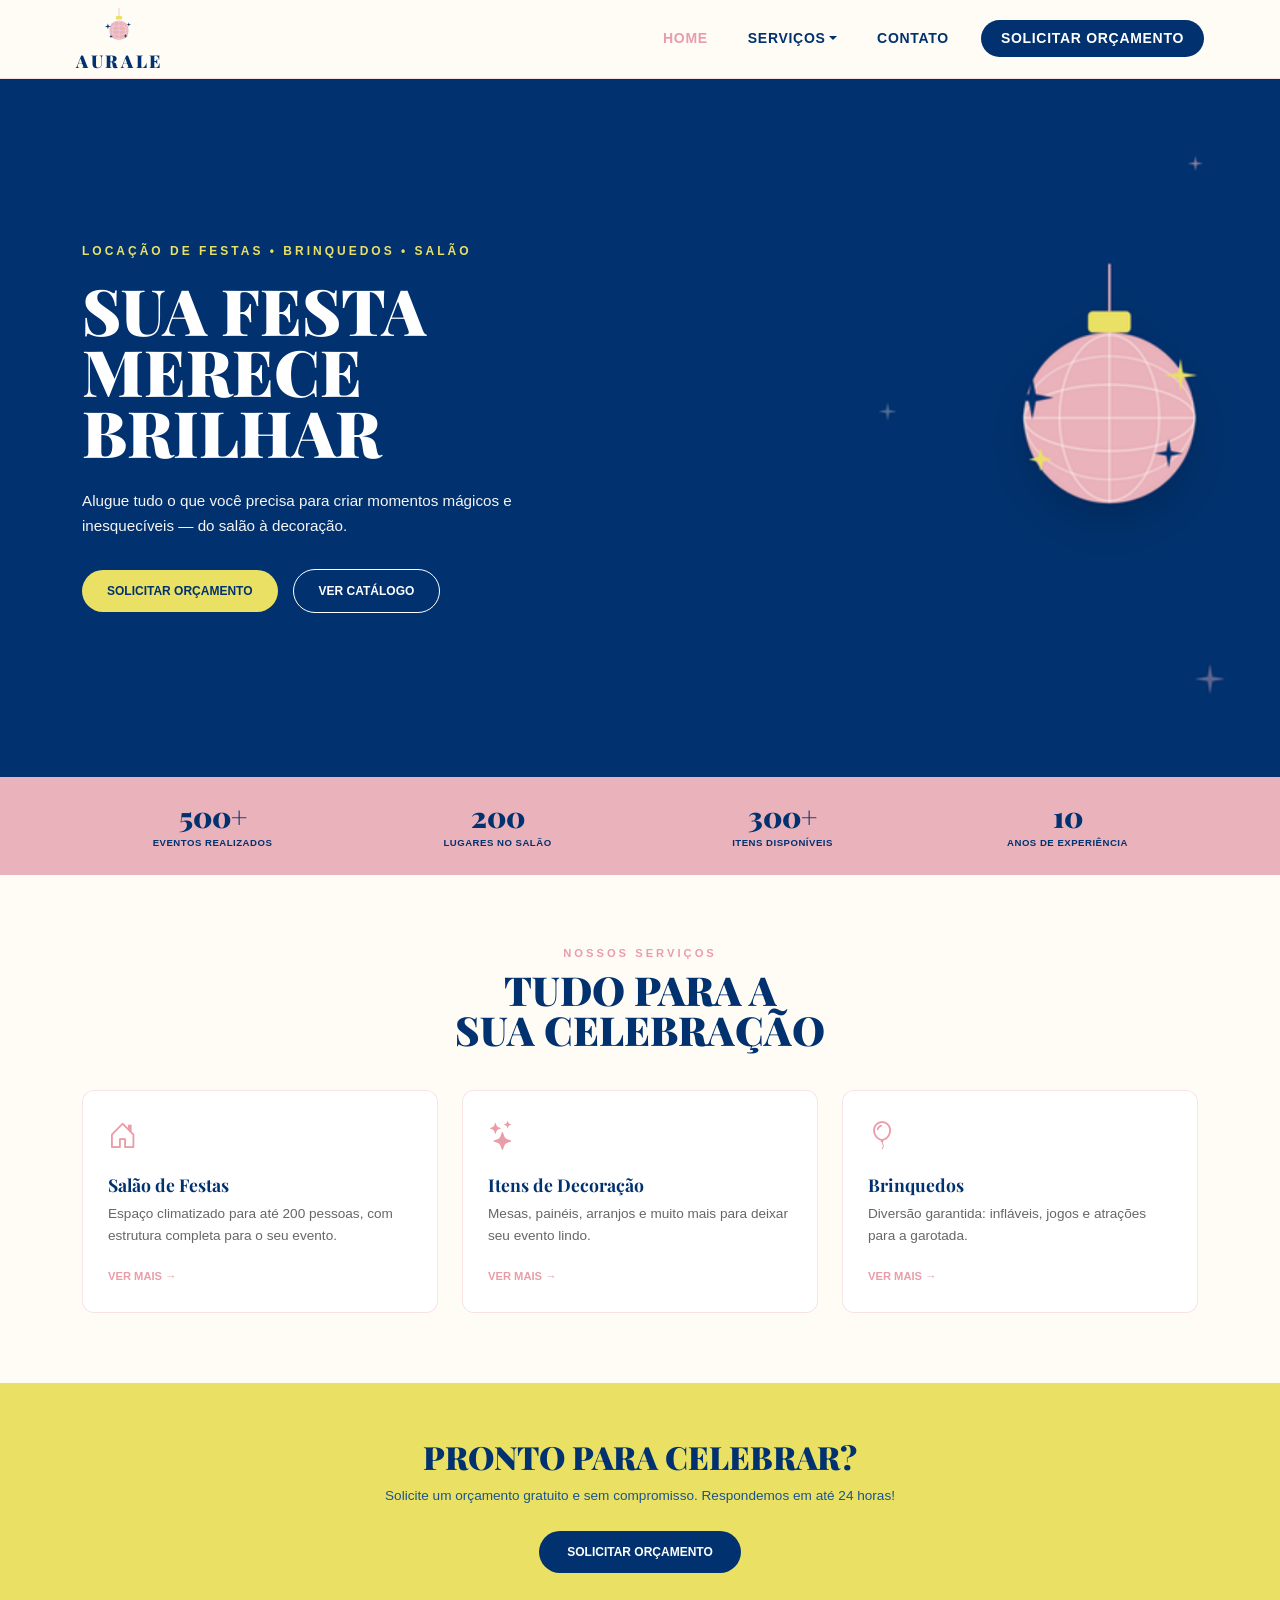
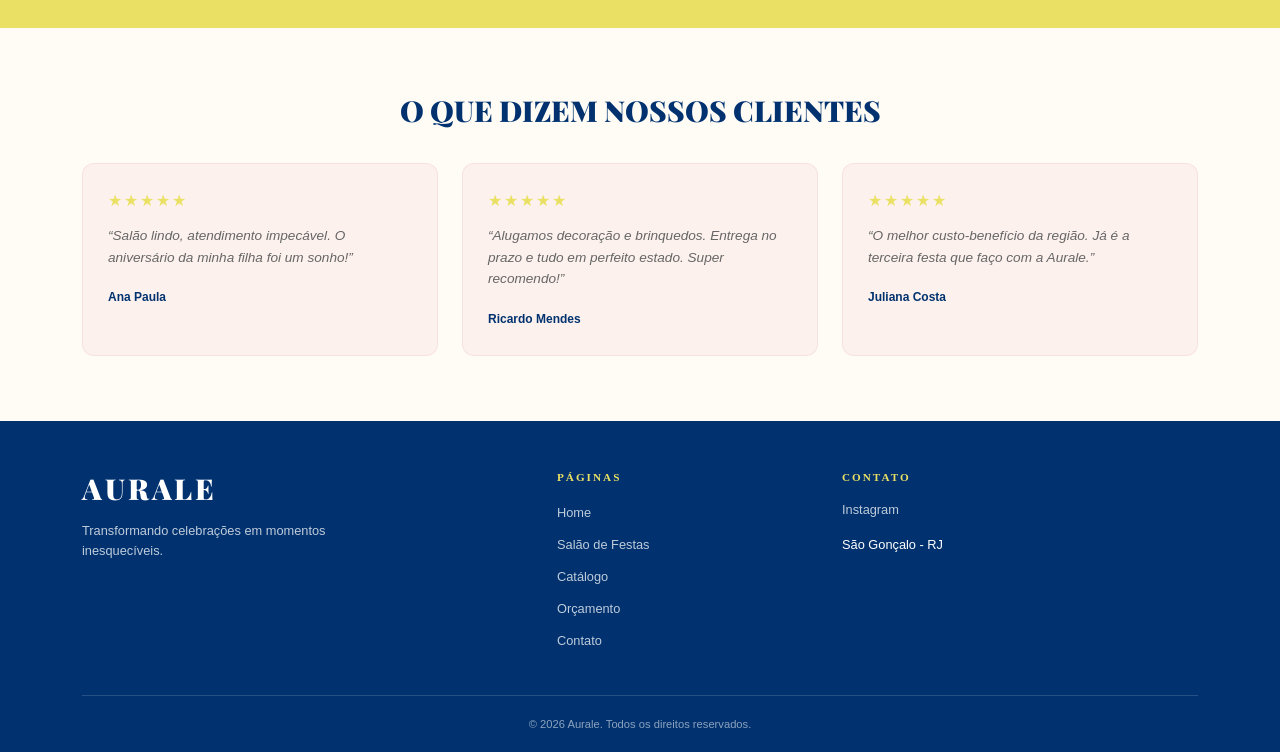
<file: index.html>
<!doctype html>
<html lang="pt-BR">
  <head>
    <meta charset="UTF-8" />
    <meta name="viewport" content="width=device-width, initial-scale=1" />

    <title>Aurale</title>

    <link
      href="https://fonts.googleapis.com/css2?family=Playfair+Display:wght@700;900&display=swap"
      rel="stylesheet"
    />

    <link
      href="https://cdn.jsdelivr.net/npm/bootstrap@5.3.3/dist/css/bootstrap.min.css"
      rel="stylesheet"
    />
    <link
      rel="stylesheet"
      href="https://cdn.jsdelivr.net/npm/bootstrap-icons@1.11.3/font/bootstrap-icons.min.css"
    />
    <link href="css/style.css" rel="stylesheet" />
    <link href="css/index.css" rel="stylesheet" />
  </head>

  <body>
    <div id="header"></div>

    <section class="hero">
      <div class="container">
        <div class="row align-items-center">
          <!-- Lado esquerdo -->
          <div class="col-12 col-md-7">
            <p class="hero-subtitulo">LOCAÇÃO DE FESTAS • BRINQUEDOS • SALÃO</p>

            <h1 class="hero-titulo">
              SUA FESTA<br />
              MERECE<br />
              BRILHAR
            </h1>

            <p class="hero-texto">
              Alugue tudo o que você precisa para criar momentos mágicos e
              inesquecíveis — do salão à decoração.
            </p>

            <div class="hero-botoes">
              <a href="orcamento.html" class="btn-orcamento">
                SOLICITAR ORÇAMENTO
              </a>

              <a href="catalogo.html" class="btn-catalogo"> VER CATÁLOGO </a>
            </div>
          </div>

          <!-- Lado direito -->
          <div class="col-12 col-md-5 hero-ilustracao">
            <img src="img/grafismo-aurale.png" alt="" class="hero-grafismo" />
          </div>
        </div>
      </div>
    </section>
    <section class="numeros">
      <div class="container">
        <div class="row text-center">
          <div class="col-6 col-md-3 numero-item">
            <strong>500+</strong>
            <span>EVENTOS REALIZADOS</span>
          </div>

          <div class="col-6 col-md-3 numero-item">
            <strong>200</strong>
            <span>LUGARES NO SALÃO</span>
          </div>

          <div class="col-6 col-md-3 numero-item">
            <strong>300+</strong>
            <span>ITENS DISPONÍVEIS</span>
          </div>

          <div class="col-6 col-md-3 numero-item">
            <strong>10</strong>
            <span>ANOS DE EXPERIÊNCIA</span>
          </div>
        </div>
      </div>
    </section>

    <section class="servicos">
      <div class="container">
        <div class="servicos-cabecalho text-center">
          <p class="servicos-subtitulo">NOSSOS SERVIÇOS</p>

          <h2 class="servicos-titulo">
            TUDO PARA A<br />
            SUA CELEBRAÇÃO
          </h2>
        </div>

        <div class="row g-4">
          <div class="col-12 col-md-4">
            <div class="servico-card">
              <i class="bi bi-house-door servico-icone"></i>

              <h3>Salão de Festas</h3>

              <p>
                Espaço climatizado para até 200 pessoas, com estrutura completa
                para o seu evento.
              </p>

              <a href="salao.html">VER MAIS →</a>
            </div>
          </div>

          <div class="col-12 col-md-4">
            <div class="servico-card">
              <i class="bi bi-stars servico-icone"></i>

              <h3>Itens de Decoração</h3>

              <p>
                Mesas, painéis, arranjos e muito mais para deixar seu evento
                lindo.
              </p>

              <a href="catalogo.html#decoracao">VER MAIS →</a>
            </div>
          </div>

          <div class="col-12 col-md-4">
            <div class="servico-card">
              <i class="bi bi-balloon servico-icone"></i>

              <h3>Brinquedos</h3>

              <p>
                Diversão garantida: infláveis, jogos e atrações para a garotada.
              </p>

              <a href="catalogo.html#brinquedos">VER MAIS →</a>
            </div>
          </div>
        </div>
      </div>
    </section>

    <section class="cta">
      <div class="container text-center">
        <h2 class="cta-titulo">PRONTO PARA CELEBRAR?</h2>

        <p class="cta-texto">
          Solicite um orçamento gratuito e sem compromisso. Respondemos em até
          24 horas!
        </p>

        <a href="orcamento.html" class="cta-botao"> SOLICITAR ORÇAMENTO </a>
      </div>
    </section>

    <section class="depoimentos">
      <div class="container">
        <h2 class="depoimentos-titulo text-center">
          O QUE DIZEM NOSSOS CLIENTES
        </h2>

        <div class="row g-4">
          <div class="col-12 col-md-4">
            <div class="depoimento-card">
              <div class="estrelas">★★★★★</div>
              <p>
                “Salão lindo, atendimento impecável. O aniversário da minha
                filha foi um sonho!”
              </p>

              <strong>Ana Paula</strong>
            </div>
          </div>

          <div class="col-12 col-md-4">
            <div class="depoimento-card">
              <div class="estrelas">★★★★★</div>
              <p>
                “Alugamos decoração e brinquedos. Entrega no prazo e tudo em
                perfeito estado. Super recomendo!”
              </p>

              <strong>Ricardo Mendes</strong>
            </div>
          </div>

          <div class="col-12 col-md-4">
            <div class="depoimento-card">
              <div class="estrelas">★★★★★</div>
              <p>
                “O melhor custo-benefício da região. Já é a terceira festa que
                faço com a Aurale.”
              </p>

              <strong>Juliana Costa</strong>
            </div>
          </div>
        </div>
      </div>
    </section>

    <div id="footer"></div>

    <script src="https://cdn.jsdelivr.net/npm/bootstrap@5.3.3/dist/js/bootstrap.bundle.min.js"></script>

    <script src="./js/Header.js"></script>
    <script>
      criarHeader();
    </script>
    <script src="./js/Footer.js"></script>
    <script>
      criarFooter();
    </script>
  </body>
</html>
</file>
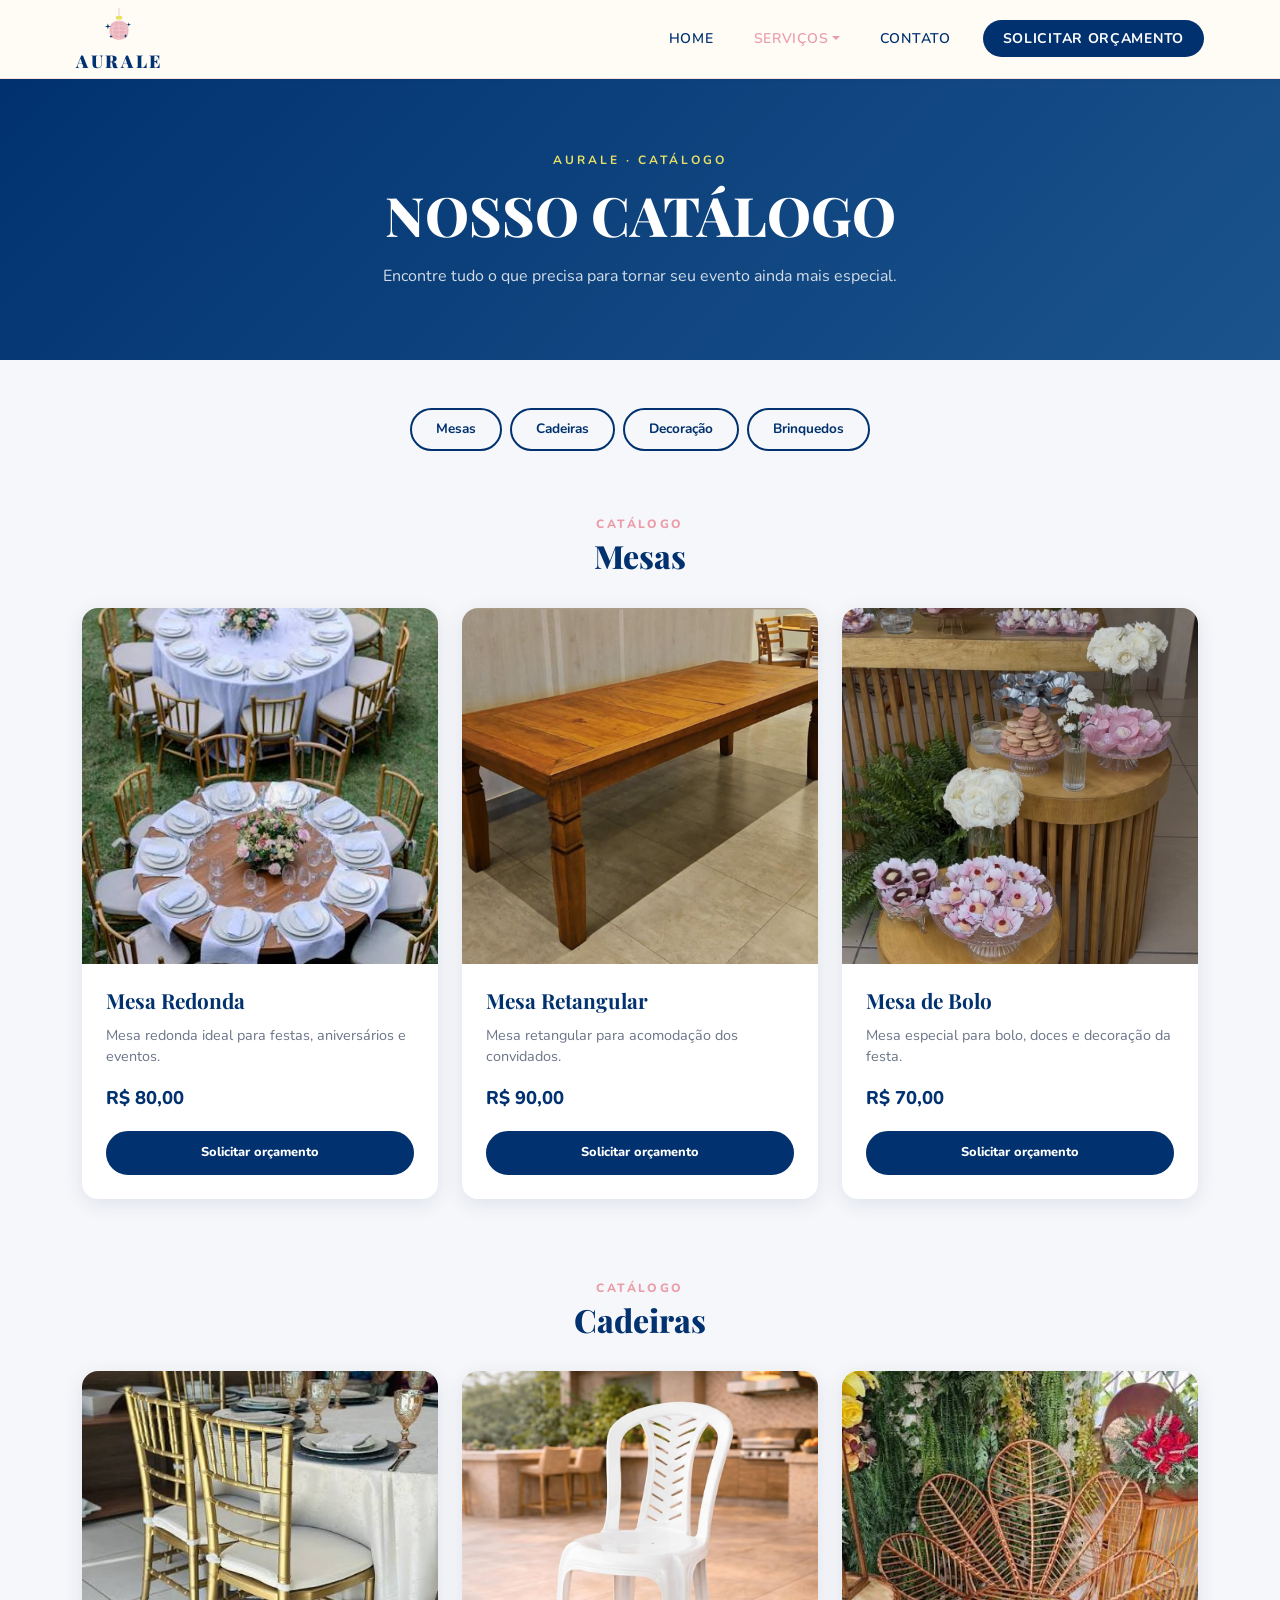
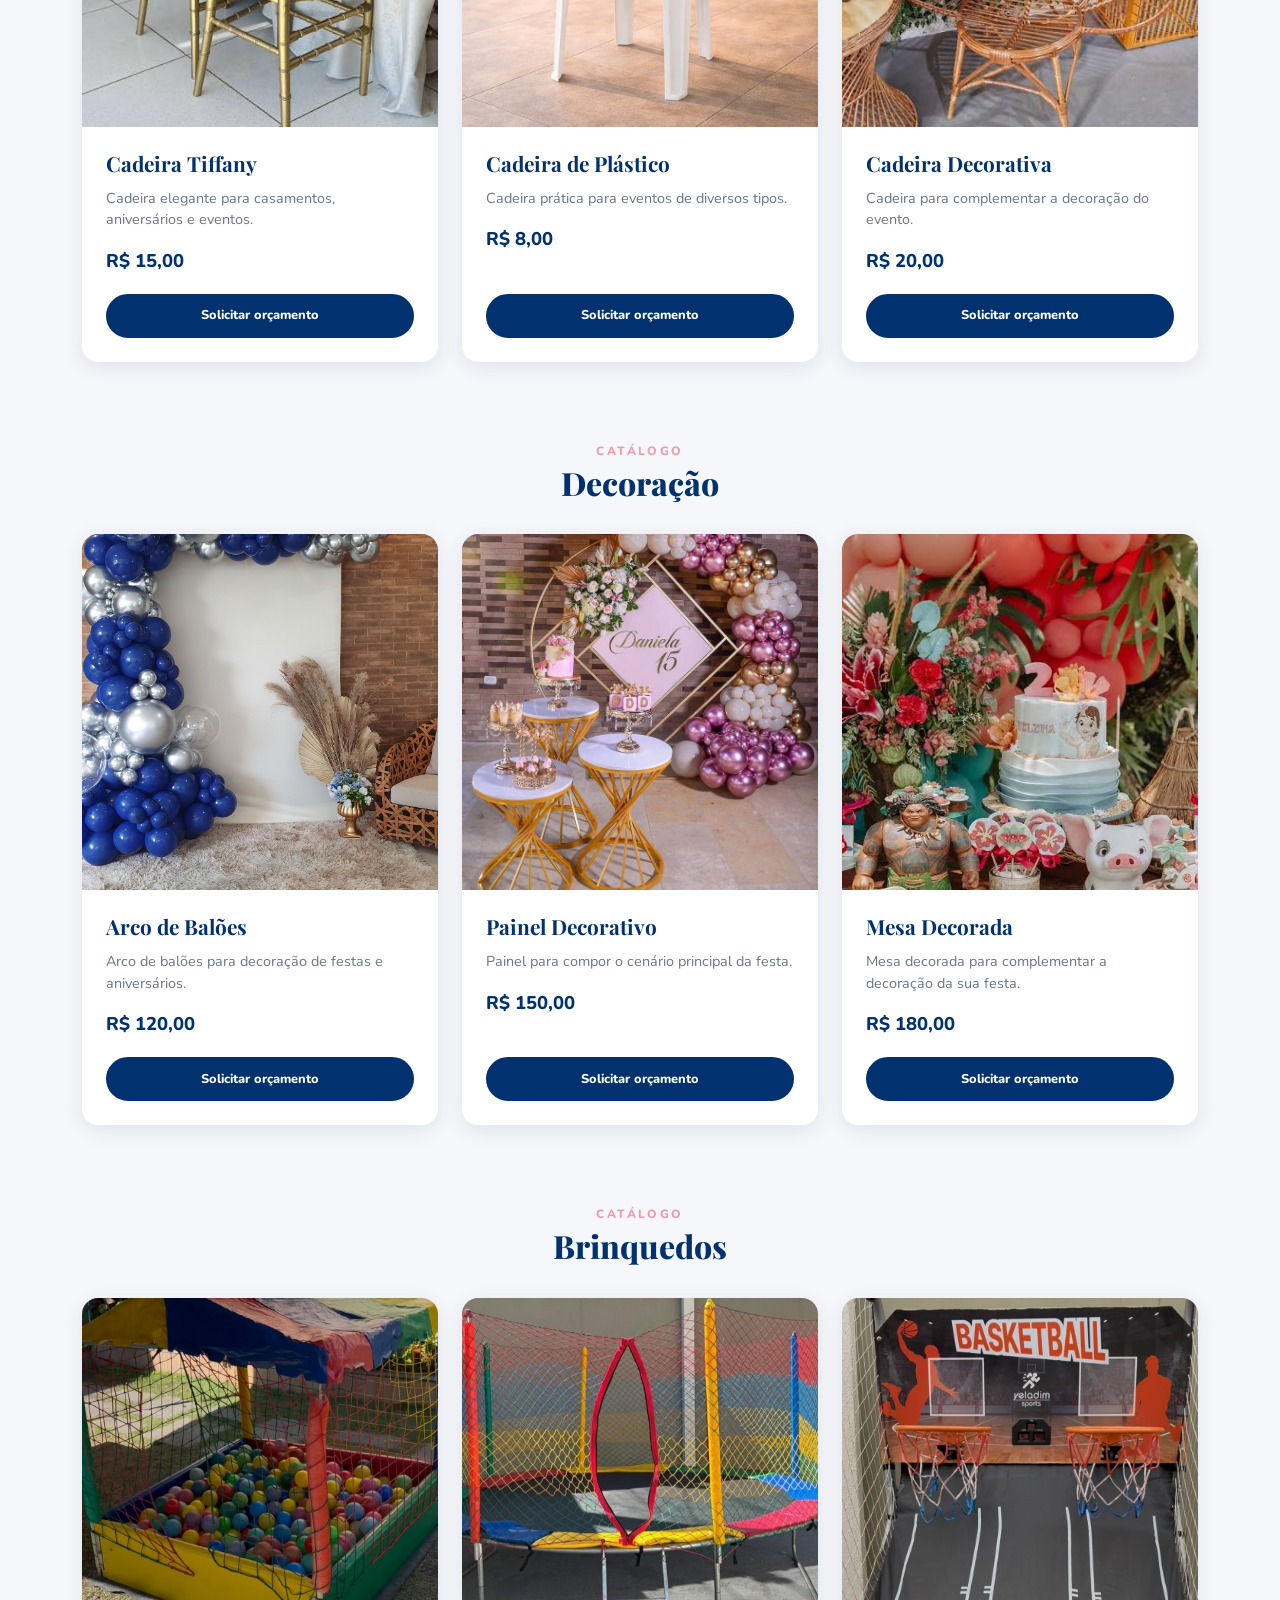
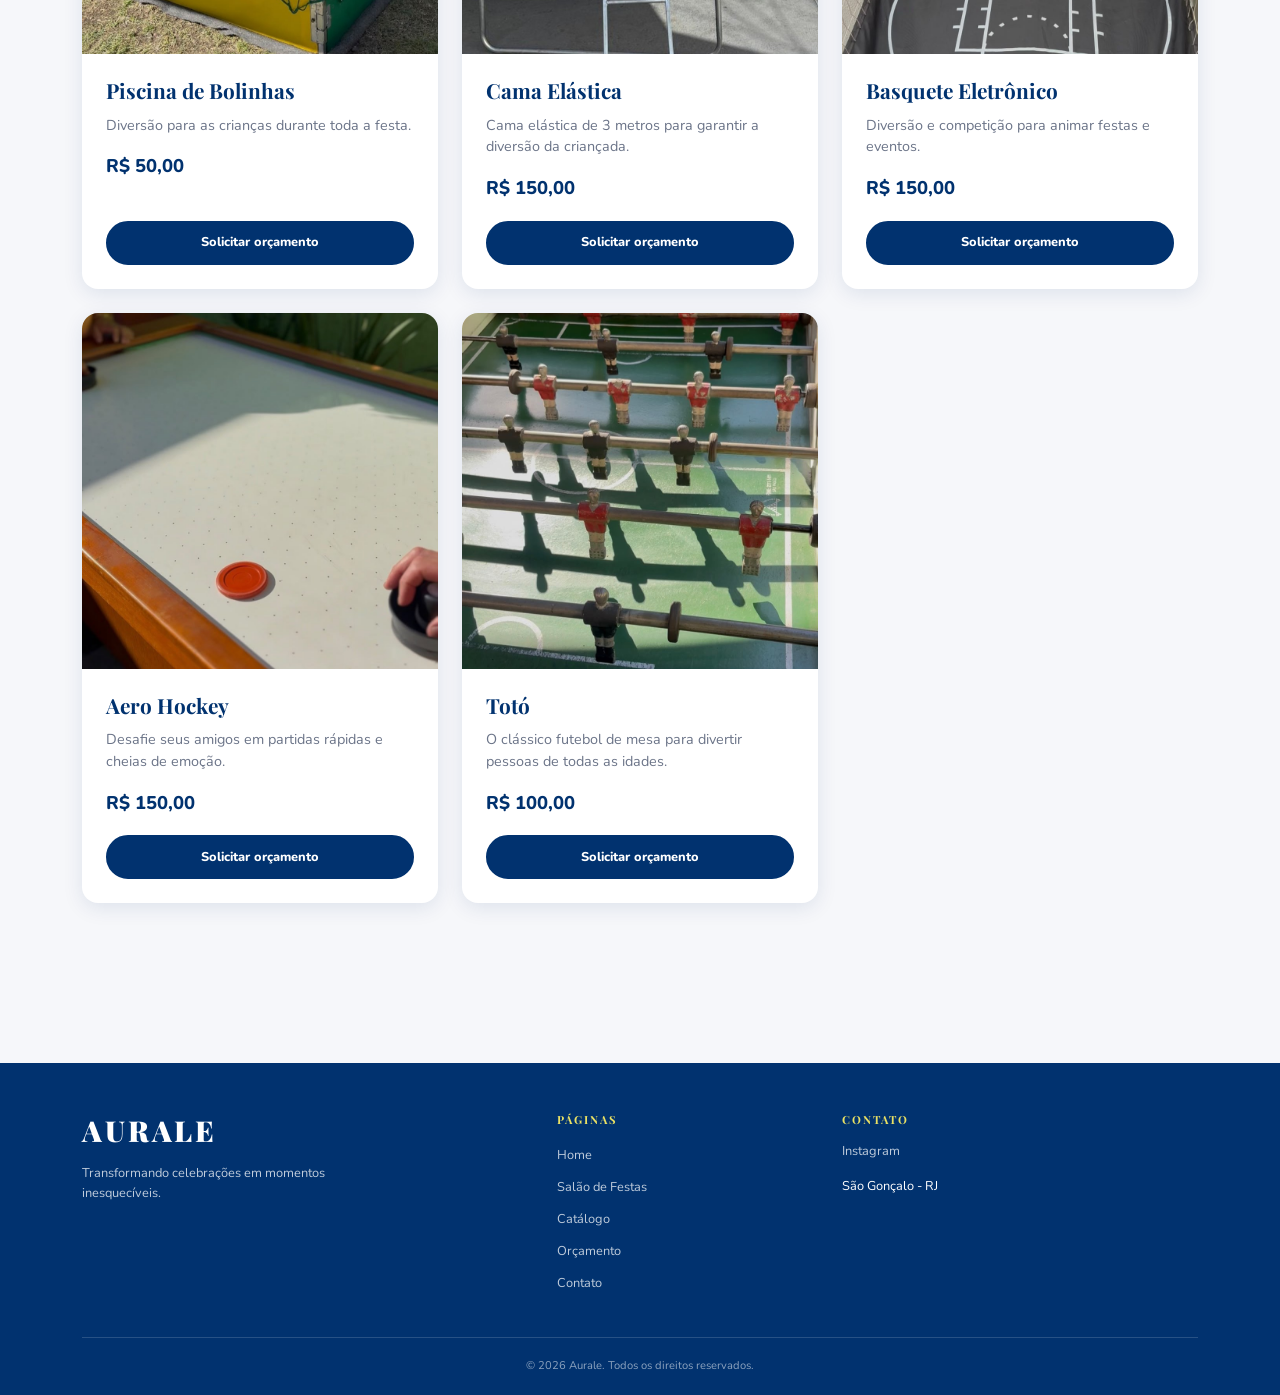
<file: catalogo.html>
<!DOCTYPE html>
<html lang="pt-br">

<head>
    <meta charset="UTF-8">
    <meta name="viewport" content="width=device-width, initial-scale=1.0">

    <title>Catálogo - Aurale</title>

    <!-- Bootstrap -->
    <link
        href="https://cdn.jsdelivr.net/npm/bootstrap@5.3.3/dist/css/bootstrap.min.css"
        rel="stylesheet"
    >

    <!-- Fontes -->
    <link rel="preconnect" href="https://fonts.googleapis.com">
    <link rel="preconnect" href="https://fonts.gstatic.com" crossorigin>

    <link
        href="https://fonts.googleapis.com/css2?family=Nunito:wght@400;600;700;800&family=Playfair+Display:wght@600;700;800;900&display=swap"
        rel="stylesheet"
    >

    <!-- CSS global -->
    <link rel="stylesheet" href="css/style.css">

    <!-- CSS do catálogo -->
    <link rel="stylesheet" href="css/catalogo.css">
</head>

<body>

    <!-- HEADER -->
    <div id="header"></div>

    <!-- HERO -->
    <header class="hero-catalogo text-center">
        <div class="container">

            <p class="hero-label">
                Aurale · Catálogo
            </p>

            <h1>
                Nosso Catálogo
            </h1>

            <p class="hero-sub">
                Encontre tudo o que precisa para tornar seu evento
                ainda mais especial.
            </p>

        </div>
    </header>

    <!-- CONTEÚDO -->
    <main class="container catalogo-container">

        <!-- CATEGORIAS -->
        <nav class="categorias d-flex justify-content-center flex-wrap gap-2">

            <a href="#mesas" class="btn categoria-btn">
                Mesas
            </a>

            <a href="#cadeiras" class="btn categoria-btn">
                Cadeiras
            </a>

            <a href="#decoracao" class="btn categoria-btn">
                Decoração
            </a>

            <a href="#brinquedos" class="btn categoria-btn">
                Brinquedos
            </a>

        </nav>


        <!-- ==================== MESAS ==================== -->

        <section id="mesas" class="catalogo-secao">

            <div class="secao-titulo">
                <p>Catálogo</p>
                <h2>Mesas</h2>
            </div>

            <div class="row g-4">

                <!-- MESA REDONDA -->
                <div class="col-12 col-md-6 col-lg-4">

                    <div class="card produto-card h-100">

                        <img
                            src="img/mesaredonda.jpg"
                            class="card-img-top produto-img"
                            alt="Mesa redonda"
                        >

                        <div class="card-body d-flex flex-column">

                            <h3 class="produto-titulo">
                                Mesa Redonda
                            </h3>

                            <p class="produto-descricao">
                                Mesa redonda ideal para festas,
                                aniversários e eventos.
                            </p>

                            <p class="produto-preco">
                                R$ 80,00
                            </p>

                            <a href="orcamento.html" class="btn produto-btn mt-auto">
                                Solicitar orçamento
                            </a>

                        </div>

                    </div>

                </div>


                <!-- MESA RETANGULAR -->
                <div class="col-12 col-md-6 col-lg-4">

                    <div class="card produto-card h-100">

                        <img
                            src="img/mesaretangular.jpg"
                            class="card-img-top produto-img"
                            alt="Mesa retangular"
                        >

                        <div class="card-body d-flex flex-column">

                            <h3 class="produto-titulo">
                                Mesa Retangular
                            </h3>

                            <p class="produto-descricao">
                                Mesa retangular para acomodação
                                dos convidados.
                            </p>

                            <p class="produto-preco">
                                R$ 90,00
                            </p>

                            <a href="orcamento.html" class="btn produto-btn mt-auto">
                                Solicitar orçamento
                            </a>

                        </div>

                    </div>

                </div>


                <!-- MESA DE BOLO -->
                <div class="col-12 col-md-6 col-lg-4">

                    <div class="card produto-card h-100">

                        <img
                            src="img/mesadebolo.jpeg"
                            class="card-img-top produto-img"
                            alt="Mesa de bolo"
                        >

                        <div class="card-body d-flex flex-column">

                            <h3 class="produto-titulo">
                                Mesa de Bolo
                            </h3>

                            <p class="produto-descricao">
                                Mesa especial para bolo,
                                doces e decoração da festa.
                            </p>

                            <p class="produto-preco">
                                R$ 70,00
                            </p>

                            <a href="orcamento.html" class="btn produto-btn mt-auto">
                                Solicitar orçamento
                            </a>

                        </div>

                    </div>

                </div>

            </div>

        </section>


        <!-- ==================== CADEIRAS ==================== -->

        <section id="cadeiras" class="catalogo-secao">

            <div class="secao-titulo">
                <p>Catálogo</p>
                <h2>Cadeiras</h2>
            </div>

            <div class="row g-4">

                <!-- CADEIRA TIFFANY -->
                <div class="col-12 col-md-6 col-lg-4">

                    <div class="card produto-card h-100">

                        <img
                            src="img/cadeiratiffany.jpg"
                            class="card-img-top produto-img"
                            alt="Cadeira Tiffany"
                        >

                        <div class="card-body d-flex flex-column">

                            <h3 class="produto-titulo">
                                Cadeira Tiffany
                            </h3>

                            <p class="produto-descricao">
                                Cadeira elegante para casamentos,
                                aniversários e eventos.
                            </p>

                            <p class="produto-preco">
                                R$ 15,00
                            </p>

                            <a href="orcamento.html" class="btn produto-btn mt-auto">
                                Solicitar orçamento
                            </a>

                        </div>

                    </div>

                </div>


                <!-- CADEIRA DE PLÁSTICO -->
                <div class="col-12 col-md-6 col-lg-4">

                    <div class="card produto-card h-100">

                        <img
                            src="img/cadeiradeplastico.jpg"
                            class="card-img-top produto-img"
                            alt="Cadeira de plástico"
                        >

                        <div class="card-body d-flex flex-column">

                            <h3 class="produto-titulo">
                                Cadeira de Plástico
                            </h3>

                            <p class="produto-descricao">
                                Cadeira prática para eventos
                                de diversos tipos.
                            </p>

                            <p class="produto-preco">
                                R$ 8,00
                            </p>

                            <a href="orcamento.html" class="btn produto-btn mt-auto">
                                Solicitar orçamento
                            </a>

                        </div>

                    </div>

                </div>


                <!-- CADEIRA DECORATIVA -->
                <div class="col-12 col-md-6 col-lg-4">

                    <div class="card produto-card h-100">

                        <img
                            src="img/cadeiradecorativa.jpg"
                            class="card-img-top produto-img"
                            alt="Cadeira decorativa"
                        >

                        <div class="card-body d-flex flex-column">

                            <h3 class="produto-titulo">
                                Cadeira Decorativa
                            </h3>

                            <p class="produto-descricao">
                                Cadeira para complementar
                                a decoração do evento.
                            </p>

                            <p class="produto-preco">
                                R$ 20,00
                            </p>

                            <a href="orcamento.html" class="btn produto-btn mt-auto">
                                Solicitar orçamento
                            </a>

                        </div>

                    </div>

                </div>

            </div>

        </section>


        <!-- ==================== DECORAÇÃO ==================== -->

        <section id="decoracao" class="catalogo-secao">

            <div class="secao-titulo">
                <p>Catálogo</p>
                <h2>Decoração</h2>
            </div>

            <div class="row g-4">

                <!-- ARCO DE BALÕES -->
                <div class="col-12 col-md-6 col-lg-4">

                    <div class="card produto-card h-100">

                        <img
                            src="img/arcodecorativo.jpg"
                            class="card-img-top produto-img"
                            alt="Arco de balões"
                        >

                        <div class="card-body d-flex flex-column">

                            <h3 class="produto-titulo">
                                Arco de Balões
                            </h3>

                            <p class="produto-descricao">
                                Arco de balões para decoração
                                de festas e aniversários.
                            </p>

                            <p class="produto-preco">
                                R$ 120,00
                            </p>

                            <a href="orcamento.html" class="btn produto-btn mt-auto">
                                Solicitar orçamento
                            </a>

                        </div>

                    </div>

                </div>


                <!-- PAINEL DECORATIVO -->
                <div class="col-12 col-md-6 col-lg-4">

                    <div class="card produto-card h-100">

                        <img
                            src="img/paineldecorativo.jpg"
                            class="card-img-top produto-img"
                            alt="Painel decorativo"
                        >

                        <div class="card-body d-flex flex-column">

                            <h3 class="produto-titulo">
                                Painel Decorativo
                            </h3>

                            <p class="produto-descricao">
                                Painel para compor o cenário
                                principal da festa.
                            </p>

                            <p class="produto-preco">
                                R$ 150,00
                            </p>

                            <a href="orcamento.html" class="btn produto-btn mt-auto">
                                Solicitar orçamento
                            </a>

                        </div>

                    </div>

                </div>


                <!-- MESA DECORADA -->
                <div class="col-12 col-md-6 col-lg-4">

                    <div class="card produto-card h-100">

                        <img
                            src="img/decoracaomesa.jpg"
                            class="card-img-top produto-img"
                            alt="Mesa decorada"
                        >

                        <div class="card-body d-flex flex-column">

                            <h3 class="produto-titulo">
                                Mesa Decorada
                            </h3>

                            <p class="produto-descricao">
                                Mesa decorada para complementar
                                a decoração da sua festa.
                            </p>

                            <p class="produto-preco">
                                R$ 180,00
                            </p>

                            <a href="orcamento.html" class="btn produto-btn mt-auto">
                                Solicitar orçamento
                            </a>

                        </div>

                    </div>

                </div>

            </div>

        </section>


        <!-- ==================== BRINQUEDOS ==================== -->

        <section id="brinquedos" class="catalogo-secao">

            <div class="secao-titulo">
                <p>Catálogo</p>
                <h2>Brinquedos</h2>
            </div>

            <div class="row g-4">

                <!-- PISCINA DE BOLINHAS -->
                <div class="col-12 col-md-6 col-lg-4">

                    <div class="card produto-card h-100">

                        <img
                            src="img/foto.piscina.de.bola.jpeg"
                            class="card-img-top produto-img"
                            alt="Piscina de bolinhas"
                        >

                        <div class="card-body d-flex flex-column">

                            <h3 class="produto-titulo">
                                Piscina de Bolinhas
                            </h3>

                            <p class="produto-descricao">
                                Diversão para as crianças durante
                                toda a festa.
                            </p>

                            <p class="produto-preco">
                                R$ 50,00
                            </p>

                            <a href="orcamento.html" class="btn produto-btn mt-auto">
                                Solicitar orçamento
                            </a>

                        </div>

                    </div>

                </div>


                <!-- CAMA ELÁSTICA -->
                <div class="col-12 col-md-6 col-lg-4">

                    <div class="card produto-card h-100">

                        <img
                            src="img/foto.pulapula.jpeg"
                            class="card-img-top produto-img"
                            alt="Cama elástica"
                        >

                        <div class="card-body d-flex flex-column">

                            <h3 class="produto-titulo">
                                Cama Elástica
                            </h3>

                            <p class="produto-descricao">
                                Cama elástica de 3 metros para
                                garantir a diversão da criançada.
                            </p>

                            <p class="produto-preco">
                                R$ 150,00
                            </p>

                            <a href="orcamento.html" class="btn produto-btn mt-auto">
                                Solicitar orçamento
                            </a>

                        </div>

                    </div>

                </div>


                <!-- BASQUETE ELETRÔNICO -->
                <div class="col-12 col-md-6 col-lg-4">

                    <div class="card produto-card h-100">

                        <img
                            src="img/foto.basquete.jpeg"
                            class="card-img-top produto-img"
                            alt="Basquete Eletrônico"
                        >

                        <div class="card-body d-flex flex-column">

                            <h3 class="produto-titulo">
                                Basquete Eletrônico
                            </h3>

                            <p class="produto-descricao">
                                Diversão e competição para animar
                                festas e eventos.
                            </p>

                            <p class="produto-preco">
                                R$ 150,00
                            </p>

                            <a href="orcamento.html" class="btn produto-btn mt-auto">
                                Solicitar orçamento
                            </a>

                        </div>

                    </div>

                </div>


                <!-- AERO HOCKEY -->
                <div class="col-12 col-md-6 col-lg-4">

                    <div class="card produto-card h-100">

                        <img
                            src="img/foto.aerohockey.jpeg"
                            class="card-img-top produto-img"
                            alt="Mesa de Aero Hockey"
                        >

                        <div class="card-body d-flex flex-column">

                            <h3 class="produto-titulo">
                                Aero Hockey
                            </h3>

                            <p class="produto-descricao">
                                Desafie seus amigos em partidas
                                rápidas e cheias de emoção.
                            </p>

                            <p class="produto-preco">
                                R$ 150,00
                            </p>

                            <a href="orcamento.html" class="btn produto-btn mt-auto">
                                Solicitar orçamento
                            </a>

                        </div>

                    </div>

                </div>


                <!-- TOTÓ -->
                <div class="col-12 col-md-6 col-lg-4">

                    <div class="card produto-card h-100">


                        <img
                            src="img/foto.toto.jpeg"
                            class="card-img-top produto-img"
                            alt="Mesa de Totó"
                        >

                        <div class="card-body d-flex flex-column">

                            <h3 class="produto-titulo">
                                Totó
                            </h3>

                            <p class="produto-descricao">
                                O clássico futebol de mesa para
                                divertir pessoas de todas as idades.
                            </p>

                            <p class="produto-preco">
                                R$ 100,00
                            </p>

                            <a href="orcamento.html" class="btn produto-btn mt-auto">
                                Solicitar orçamento
                            </a>

                        </div>

                    </div>

                </div>

            </div>

        </section>

    </main>


    <!-- FOOTER -->
    <div id="footer"></div>


    <!-- Bootstrap -->
    <script src="https://cdn.jsdelivr.net/npm/bootstrap@5.3.3/dist/js/bootstrap.bundle.min.js"></script>

    <!-- Header -->
    <script src="js/Header.js"></script>
    <script src="js/Footer.js"></script>

    <script>
        criarHeader();
        criarFooter();
    </script>

</body>

</html>
</file>
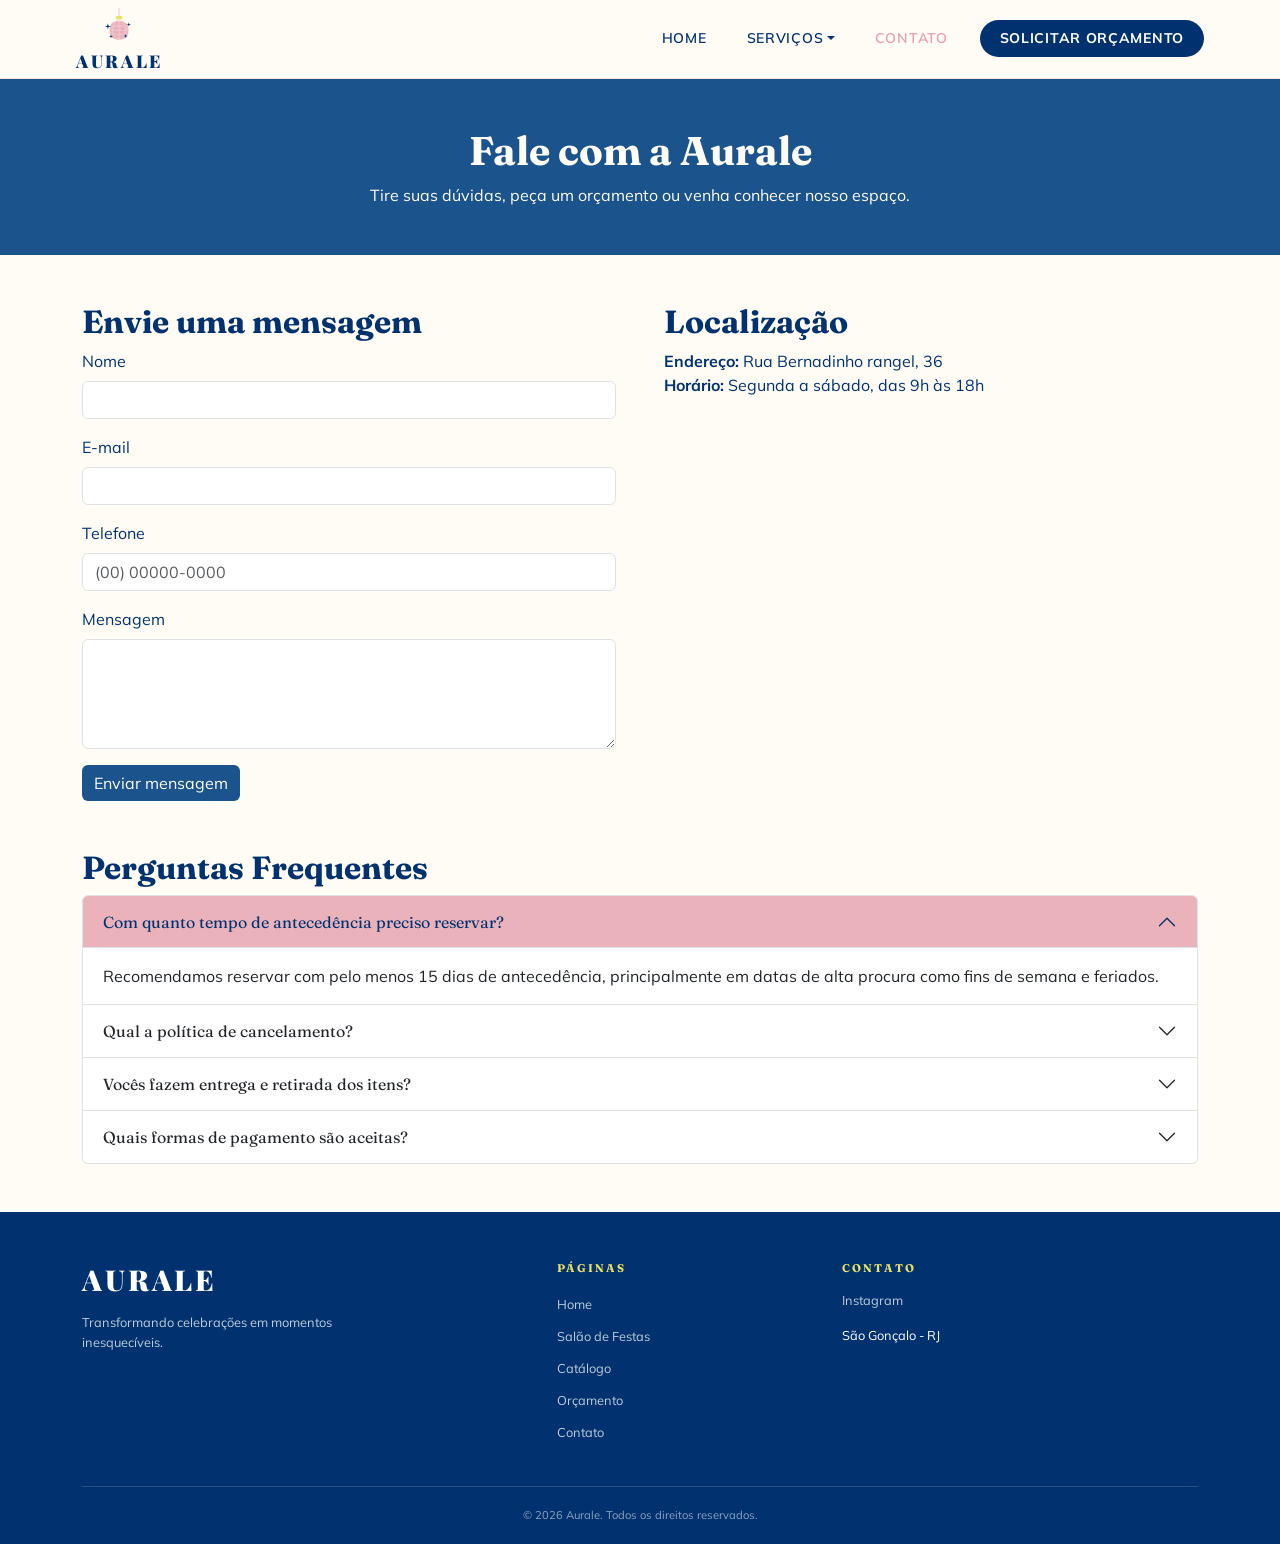
<file: contato.html>
<!doctype html>
<html lang="pt-br">
  <head>
    <meta charset="UTF-8" />
    <meta name="viewport" content="width=device-width, initial-scale=1.0" />
    <title>Contato - Aurale</title>
    <link
      href="https://cdn.jsdelivr.net/npm/bootstrap@5.3.3/dist/css/bootstrap.min.css"
      rel="stylesheet"
    />
    <link
      href="https://fonts.googleapis.com/css2?family=Fraunces:wght@600;700;900&family=Mulish:wght@400;600;700&display=swap"
      rel="stylesheet"
    />
    <link href="css/style.css" rel="stylesheet" />
  </head>
  <body>
    <div id="header"></div>
    <div class="contato-hero">
      <div class="container">
        <h1>Fale com a Aurale</h1>
        <p class="mb-0">
          Tire suas dúvidas, peça um orçamento ou venha conhecer nosso espaço.
        </p>
      </div>
    </div>

    <main class="container my-5">
      <div class="row g-5">
        <section class="col-lg-6">
          <h2>Envie uma mensagem</h2>
          <form id="form-contato" class="needs-validation" novalidate>
            <div class="mb-3">
              <label for="nome" class="form-label">Nome</label>
              <input type="text" class="form-control" id="nome" required />
              <div class="invalid-feedback">Informe seu nome.</div>
            </div>
            <div class="mb-3">
              <label for="email" class="form-label">E-mail</label>
              <input type="email" class="form-control" id="email" required />
              <div class="invalid-feedback">Informe um e-mail válido.</div>
            </div>
            <div class="mb-3">
              <label for="telefone" class="form-label">Telefone</label>
              <input
                type="tel"
                class="form-control"
                id="telefone"
                placeholder="(00) 00000-0000"
                required
              />
              <div class="invalid-feedback">
                Informe um telefone para contato.
              </div>
            </div>
            <div class="mb-3">
              <label for="mensagem" class="form-label">Mensagem</label>
              <textarea
                class="form-control"
                id="mensagem"
                rows="4"
                required
              ></textarea>
              <div class="invalid-feedback">Escreva sua mensagem.</div>
            </div>
            <button type="submit" class="btn btn-aurale">
              Enviar mensagem
            </button>
            <div id="mensagem-envio" class="alert alert-success mt-3 d-none">
              Mensagem enviada com sucesso! Em breve entraremos em contato.
            </div>
          </form>
        </section>

        <section class="col-lg-6">
          <h2>Localização</h2>
          <p>
            <strong>Endereço:</strong> Rua Bernadinho rangel, 36<br />
            <strong>Horário:</strong> Segunda a sábado, das 9h às 18h
          </p>
          <div class="mapa-aurale rounded overflow-hidden">
            <iframe
              src="https://www.google.com/maps?q=Rua%20Bernardinho%20Rangel%2C%2036%2C%20Pacheco%2C%20S%C3%A3o%20Gon%C3%A7alo%2C%20RJ%2C%20Brasil&output=embed"
              allowfullscreen=""
              loading="lazy"
            ></iframe>
          </div>
        </section>
      </div>

      <section class="mt-5">
        <h2>Perguntas Frequentes</h2>
        <div class="accordion" id="faqAurale">
          <div class="accordion-item">
            <h3 class="accordion-header">
              <button
                class="accordion-button"
                type="button"
                data-bs-toggle="collapse"
                data-bs-target="#faq1"
              >
                Com quanto tempo de antecedência preciso reservar?
              </button>
            </h3>
            <div
              id="faq1"
              class="accordion-collapse collapse show"
              data-bs-parent="#faqAurale"
            >
              <div class="accordion-body">
                Recomendamos reservar com pelo menos 15 dias de antecedência,
                principalmente em datas de alta procura como fins de semana e
                feriados.
              </div>
            </div>
          </div>
          <div class="accordion-item">
            <h3 class="accordion-header">
              <button
                class="accordion-button collapsed"
                type="button"
                data-bs-toggle="collapse"
                data-bs-target="#faq2"
              >
                Qual a política de cancelamento?
              </button>
            </h3>
            <div
              id="faq2"
              class="accordion-collapse collapse"
              data-bs-parent="#faqAurale"
            >
              <div class="accordion-body">
                Cancelamentos feitos com até 7 dias de antecedência têm
                reembolso integral do valor pago. Após esse prazo, consulte
                nossas condições diretamente conosco.
              </div>
            </div>
          </div>
          <div class="accordion-item">
            <h3 class="accordion-header">
              <button
                class="accordion-button collapsed"
                type="button"
                data-bs-toggle="collapse"
                data-bs-target="#faq3"
              >
                Vocês fazem entrega e retirada dos itens?
              </button>
            </h3>
            <div
              id="faq3"
              class="accordion-collapse collapse"
              data-bs-parent="#faqAurale"
            >
              <div class="accordion-body">
                Sim, fazemos entrega e retirada dos itens alugados na data
                combinada. O valor do frete varia de acordo com a distância.
              </div>
            </div>
          </div>
          <div class="accordion-item">
            <h3 class="accordion-header">
              <button
                class="accordion-button collapsed"
                type="button"
                data-bs-toggle="collapse"
                data-bs-target="#faq4"
              >
                Quais formas de pagamento são aceitas?
              </button>
            </h3>
            <div
              id="faq4"
              class="accordion-collapse collapse"
              data-bs-parent="#faqAurale"
            >
              <div class="accordion-body">
                Aceitamos Pix, cartão de crédito e débito, podendo o valor ser
                parcelado conforme combinado no orçamento.
              </div>
            </div>
          </div>
        </div>
      </section>
    </main>

    <div id="footer"></div>

    <script src="https://cdn.jsdelivr.net/npm/bootstrap@5.3.3/dist/js/bootstrap.bundle.min.js"></script>

    <script src="js/contato.js"></script>

    <script src="js/Header.js"></script>
    <script>
      criarHeader();
    </script>

    <script src="js/Footer.js"></script>
    <script>
      criarFooter();
    </script>
  </body>
</html>
</file>
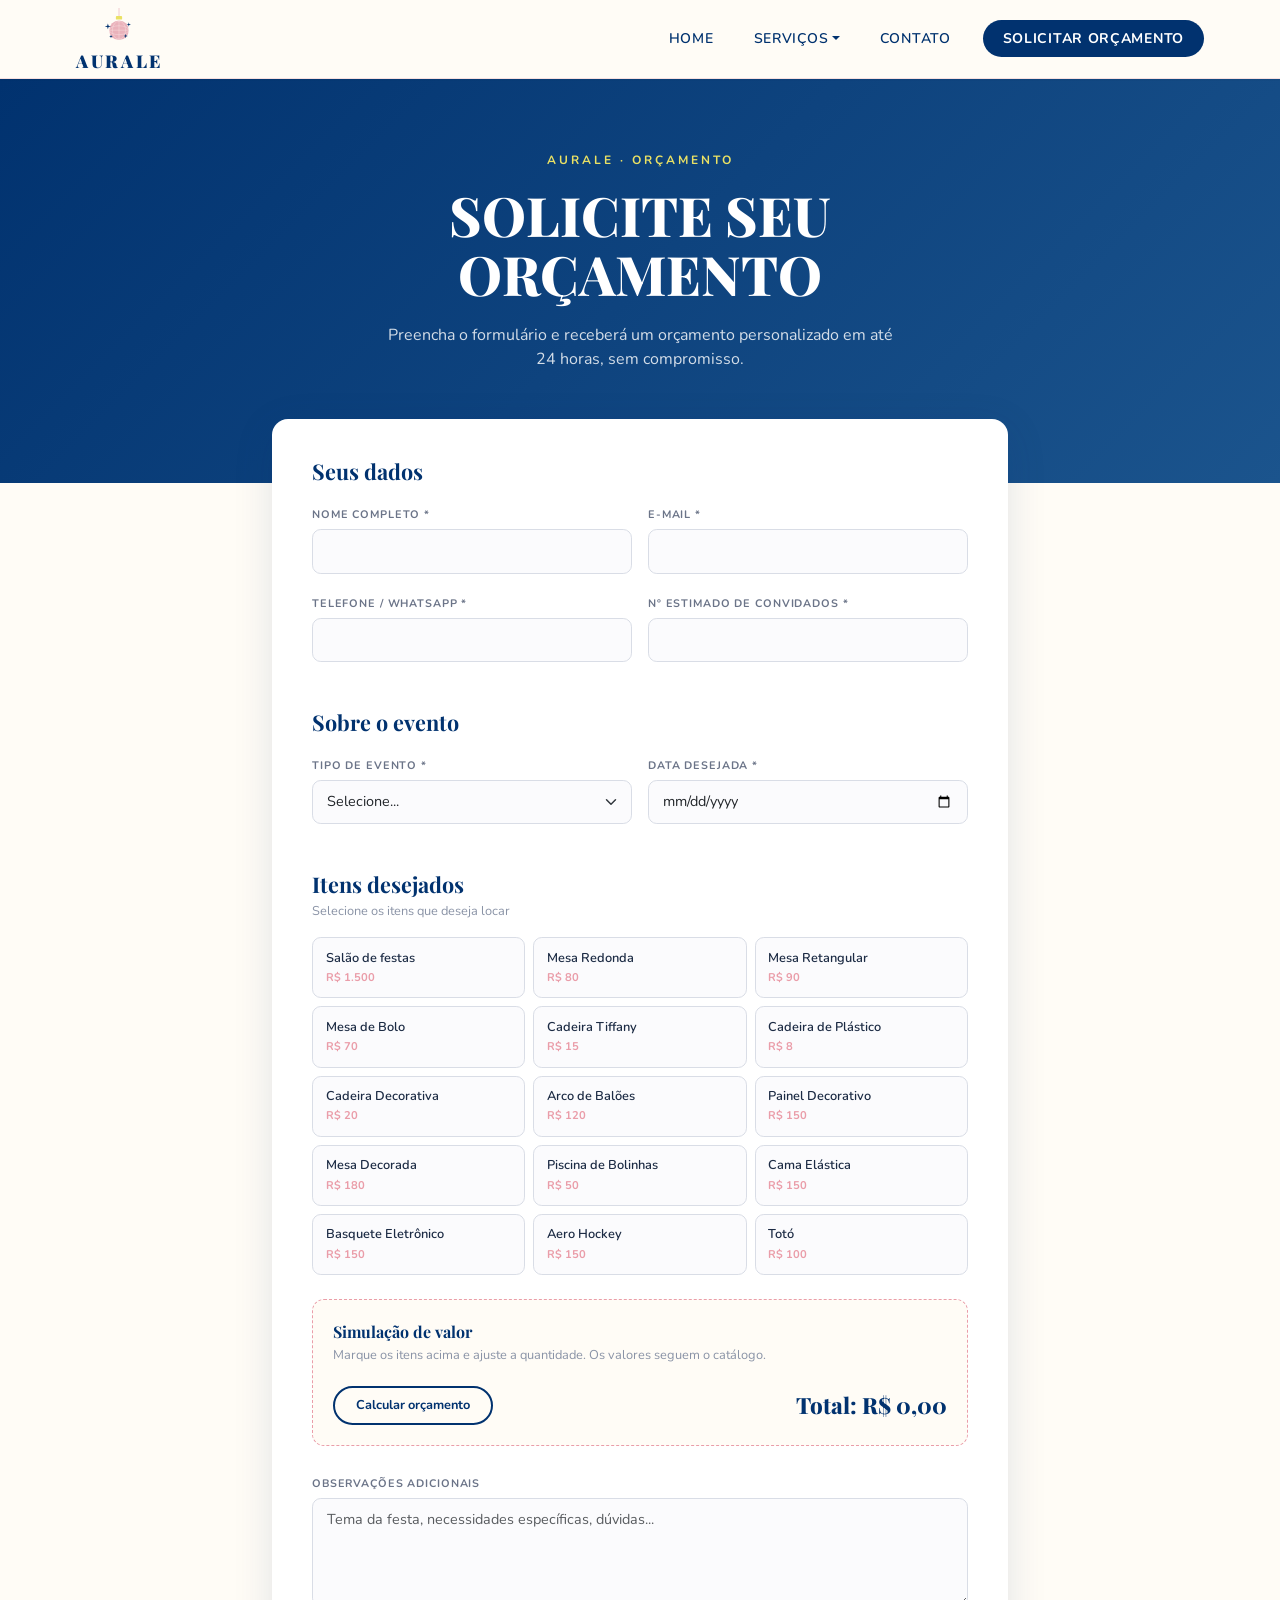
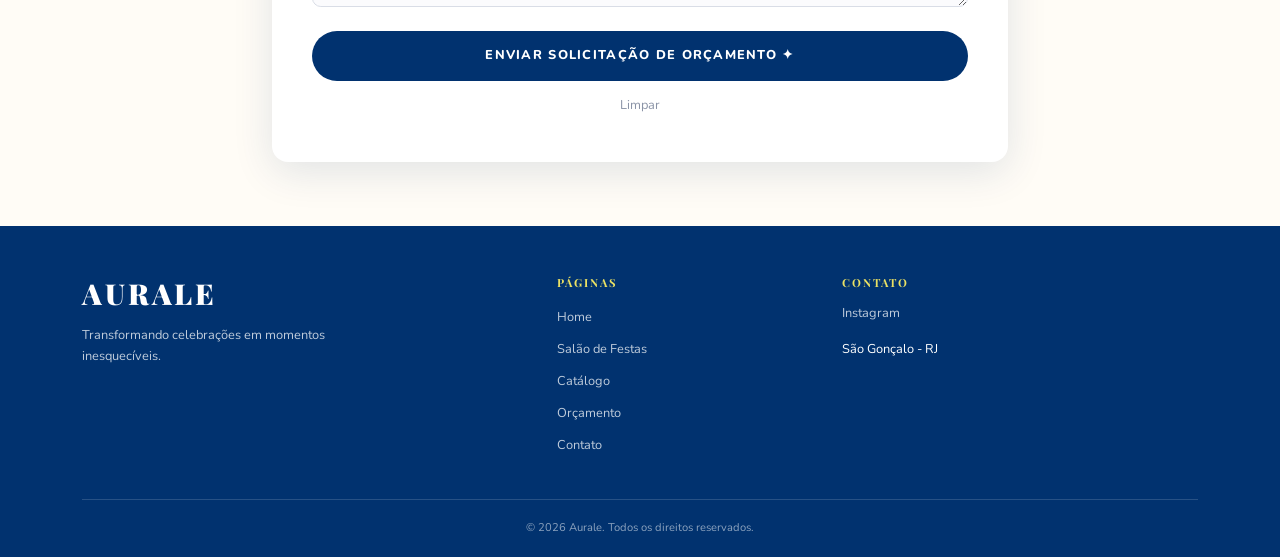
<file: orcamento.html>
<!doctype html>
<html lang="pt-BR">
  <head>
    <meta charset="UTF-8" />
    <meta name="viewport" content="width=device-width, initial-scale=1.0" />
    <title>Orçamento - Aurale</title>
    <link
      href="https://cdn.jsdelivr.net/npm/bootstrap@5.3.3/dist/css/bootstrap.min.css"
      rel="stylesheet"
    />
    <link rel="preconnect" href="https://fonts.googleapis.com" />
    <link rel="preconnect" href="https://fonts.gstatic.com" crossorigin />
    <link
      href="https://fonts.googleapis.com/css2?family=Nunito:wght@400;600;700;800&family=Playfair+Display:wght@600;700;800;900&display=swap"
      rel="stylesheet"
    />
    <link rel="stylesheet" href="css/style.css" />
    <link rel="stylesheet" href="css/orcamento.css" />
  </head>
  <body>
    <!-- HEADER -->
    <div id="header"></div>

    <!-- HERO -->
    <header class="hero-orcamento text-center">
      <div class="container">
        <p class="hero-label">Aurale · Orçamento</p>
        <h1>Solicite seu<br />Orçamento</h1>
        <p class="hero-sub">
          Preencha o formulário e receberá um orçamento personalizado em até
          24 horas, sem compromisso.
        </p>
      </div>
    </header>

    <!-- FORMULÁRIO -->
    <main class="container form-wrapper">
      <form class="form-card" id="form-orcamento">
        <h2 class="form-title">Seus dados</h2>
        <div class="row g-3">
          <div class="col-md-6">
            <label for="nome" class="form-label">Nome completo *</label>
            <input type="text" class="form-control" id="nome" required />
          </div>
          <div class="col-md-6">
            <label for="email" class="form-label">E-mail *</label>
            <input type="email" class="form-control" id="email" required />
          </div>
          <div class="col-md-6">
            <label for="telefone" class="form-label">Telefone / WhatsApp *</label>
            <input type="tel" class="form-control" id="telefone" required />
          </div>
          <div class="col-md-6">
            <label for="convidados" class="form-label">Nº estimado de convidados *</label>
            <input type="number" min="1" class="form-control" id="convidados" required />
          </div>
        </div>

        <h2 class="form-title mt-5">Sobre o evento</h2>
        <div class="row g-3">
          <div class="col-md-6">
            <label for="tipo-evento" class="form-label">Tipo de evento *</label>
            <select class="form-select" id="tipo-evento" required>
              <option value="" selected>Selecione...</option>
              <option>Aniversário infantil</option>
              <option>Aniversário adulto</option>
              <option>Casamento</option>
              <option>Formatura</option>
              <option>Evento corporativo</option>
              <option>Outro</option>
            </select>
          </div>
          <div class="col-md-6">
            <label for="data-evento" class="form-label">Data desejada *</label>
            <input type="date" class="form-control" id="data-evento" required />
          </div>
        </div>

        <h2 class="form-title mt-5 mb-1">Itens desejados</h2>
        <p class="form-hint">Selecione os itens que deseja locar</p>
        <div class="row g-2 chips-grid">
          <div class="col-6 col-md-4">
            <input type="checkbox" class="chip-input" id="salao" data-preco="1500" />
            <label for="salao" class="chip">Salão de festas<span class="chip-preco">R$ 1.500</span></label>
          </div>
          <div class="col-6 col-md-4">
            <input type="checkbox" class="chip-input" id="mesa-redonda" data-preco="80" />
            <label for="mesa-redonda" class="chip">Mesa Redonda<span class="chip-preco">R$ 80</span></label>
            <input type="number" min="1" value="1" class="form-control chip-qtd" id="qtd-mesa-redonda" aria-label="Quantidade de Mesa Redonda" />
          </div>
          <div class="col-6 col-md-4">
            <input type="checkbox" class="chip-input" id="mesa-retangular" data-preco="90" />
            <label for="mesa-retangular" class="chip">Mesa Retangular<span class="chip-preco">R$ 90</span></label>
            <input type="number" min="1" value="1" class="form-control chip-qtd" id="qtd-mesa-retangular" aria-label="Quantidade de Mesa Retangular" />
          </div>
          <div class="col-6 col-md-4">
            <input type="checkbox" class="chip-input" id="mesa-bolo" data-preco="70" />
            <label for="mesa-bolo" class="chip">Mesa de Bolo<span class="chip-preco">R$ 70</span></label>
            <input type="number" min="1" value="1" class="form-control chip-qtd" id="qtd-mesa-bolo" aria-label="Quantidade de Mesa de Bolo" />
          </div>
          <div class="col-6 col-md-4">
            <input type="checkbox" class="chip-input" id="cadeira-tiffany" data-preco="15" />
            <label for="cadeira-tiffany" class="chip">Cadeira Tiffany<span class="chip-preco">R$ 15</span></label>
            <input type="number" min="1" value="1" class="form-control chip-qtd" id="qtd-cadeira-tiffany" aria-label="Quantidade de Cadeira Tiffany" />
          </div>
          <div class="col-6 col-md-4">
            <input type="checkbox" class="chip-input" id="cadeira-plastico" data-preco="8" />
            <label for="cadeira-plastico" class="chip">Cadeira de Plástico<span class="chip-preco">R$ 8</span></label>
            <input type="number" min="1" value="1" class="form-control chip-qtd" id="qtd-cadeira-plastico" aria-label="Quantidade de Cadeira de Plástico" />
          </div>
          <div class="col-6 col-md-4">
            <input type="checkbox" class="chip-input" id="cadeira-decorativa" data-preco="20" />
            <label for="cadeira-decorativa" class="chip">Cadeira Decorativa<span class="chip-preco">R$ 20</span></label>
            <input type="number" min="1" value="1" class="form-control chip-qtd" id="qtd-cadeira-decorativa" aria-label="Quantidade de Cadeira Decorativa" />
          </div>
          <div class="col-6 col-md-4">
            <input type="checkbox" class="chip-input" id="arco-baloes" data-preco="120" />
            <label for="arco-baloes" class="chip">Arco de Balões<span class="chip-preco">R$ 120</span></label>
            <input type="number" min="1" value="1" class="form-control chip-qtd" id="qtd-arco-baloes" aria-label="Quantidade de Arco de Balões" />
          </div>
          <div class="col-6 col-md-4">
            <input type="checkbox" class="chip-input" id="painel-decorativo" data-preco="150" />
            <label for="painel-decorativo" class="chip">Painel Decorativo<span class="chip-preco">R$ 150</span></label>
            <input type="number" min="1" value="1" class="form-control chip-qtd" id="qtd-painel-decorativo" aria-label="Quantidade de Painel Decorativo" />
          </div>
          <div class="col-6 col-md-4">
            <input type="checkbox" class="chip-input" id="mesa-decorada" data-preco="180" />
            <label for="mesa-decorada" class="chip">Mesa Decorada<span class="chip-preco">R$ 180</span></label>
            <input type="number" min="1" value="1" class="form-control chip-qtd" id="qtd-mesa-decorada" aria-label="Quantidade de Mesa Decorada" />
          </div>
          <div class="col-6 col-md-4">
            <input type="checkbox" class="chip-input" id="piscina-bolinhas" data-preco="50" />
            <label for="piscina-bolinhas" class="chip">Piscina de Bolinhas<span class="chip-preco">R$ 50</span></label>
            <input type="number" min="1" value="1" class="form-control chip-qtd" id="qtd-piscina-bolinhas" aria-label="Quantidade de Piscina de Bolinhas" />
          </div>
          <div class="col-6 col-md-4">
            <input type="checkbox" class="chip-input" id="cama-elastica" data-preco="150" />
            <label for="cama-elastica" class="chip">Cama Elástica<span class="chip-preco">R$ 150</span></label>
            <input type="number" min="1" value="1" class="form-control chip-qtd" id="qtd-cama-elastica" aria-label="Quantidade de Cama Elástica" />
          </div>
          <div class="col-6 col-md-4">
            <input type="checkbox" class="chip-input" id="basquete-eletronico" data-preco="150" />
            <label for="basquete-eletronico" class="chip">Basquete Eletrônico<span class="chip-preco">R$ 150</span></label>
            <input type="number" min="1" value="1" class="form-control chip-qtd" id="qtd-basquete-eletronico" aria-label="Quantidade de Basquete Eletrônico" />
          </div>
          <div class="col-6 col-md-4">
            <input type="checkbox" class="chip-input" id="aero-hockey" data-preco="150" />
            <label for="aero-hockey" class="chip">Aero Hockey<span class="chip-preco">R$ 150</span></label>
            <input type="number" min="1" value="1" class="form-control chip-qtd" id="qtd-aero-hockey" aria-label="Quantidade de Aero Hockey" />
          </div>
          <div class="col-6 col-md-4">
            <input type="checkbox" class="chip-input" id="toto" data-preco="100" />
            <label for="toto" class="chip">Totó<span class="chip-preco">R$ 100</span></label>
            <input type="number" min="1" value="1" class="form-control chip-qtd" id="qtd-toto" aria-label="Quantidade de Totó" />
          </div>
        </div>

        <!-- SIMULAÇÃO DE VALOR -->
        <div class="estimativa mt-4">
          <p class="estimativa-titulo">Simulação de valor</p>
          <p class="form-hint mb-0">
            Marque os itens acima e ajuste a quantidade. Os valores seguem o
            catálogo.
          </p>
          <div class="estimativa-rodape">
            <button class="btn btn-aurale-outline" type="button" id="btn-calcular">
              Calcular orçamento
            </button>
            <h3 id="resultado">Total: R$ 0,00</h3>
          </div>
        </div>

        <div class="mt-4">
          <label for="observacoes" class="form-label">Observações adicionais</label>
          <textarea
            class="form-control"
            id="observacoes"
            rows="4"
            placeholder="Tema da festa, necessidades específicas, dúvidas..."
          ></textarea>
        </div>

        <button class="btn btn-aurale-enviar w-100 mt-4" type="submit">
          Enviar solicitação de orçamento ✦
        </button>
        <button class="btn btn-link btn-limpar w-100 mt-2" type="reset" id="btn-reset">
          Limpar
        </button>
      </form>
    </main>

    <!-- FOOTER -->
    <div id="footer"></div>

    <script src="https://cdn.jsdelivr.net/npm/bootstrap@5.3.3/dist/js/bootstrap.bundle.min.js"></script>
    <script src="js/Header.js"></script>
    <script src="js/Footer.js"></script>
    <script>
      criarHeader();
      criarFooter();
    </script>
    <script src="js/orcamento.js"></script>
  </body>
</html>
</file>
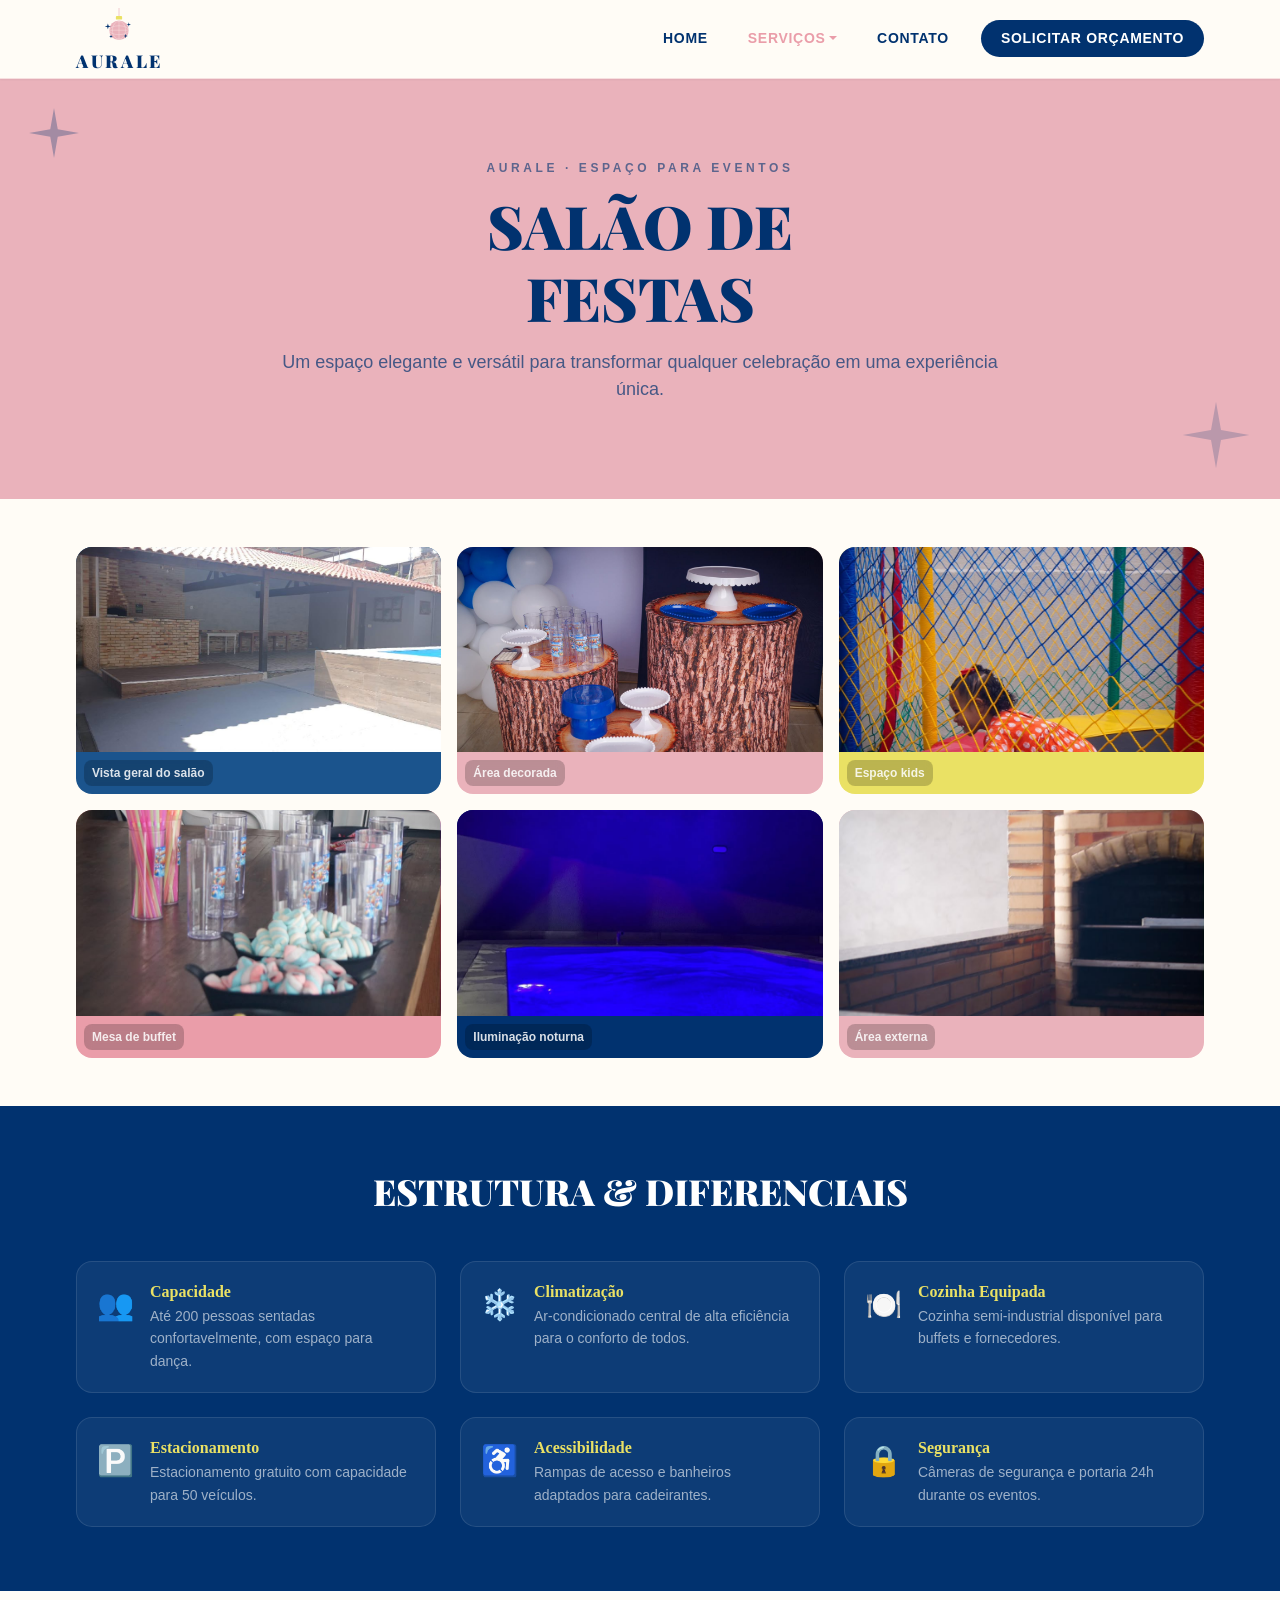
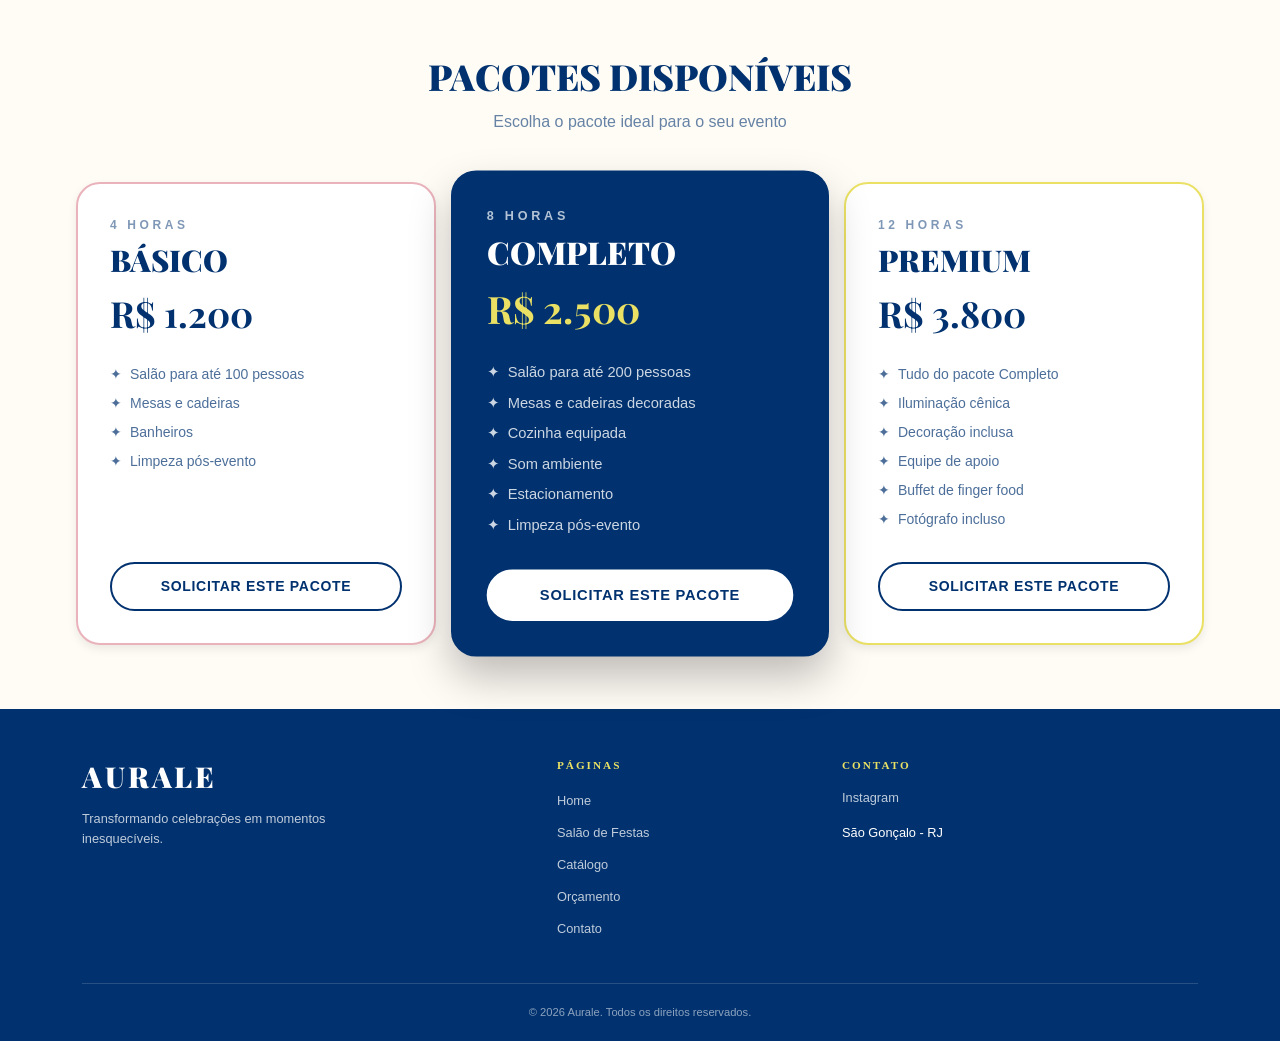
<file: salao.html>
<!doctype html>
<html lang="pt-BR">
  <head>
    <meta charset="UTF-8" />
    <meta name="viewport" content="width=device-width, initial-scale=1" />
    <title>Salão de Festas · Aurale</title>
    <link
      href="https://fonts.googleapis.com/css2?family=Playfair+Display:wght@700;900&display=swap"
      rel="stylesheet"
    />
    <link
      href="https://cdn.jsdelivr.net/npm/bootstrap@5.3.3/dist/css/bootstrap.min.css"
      rel="stylesheet"
    />
    <link href="css/style.css" rel="stylesheet" />
    <link href="css/salao.css" rel="stylesheet" />
  </head>

  <body>
    <div id="header"></div>

    <section class="hero">
      <svg
        class="sparkle a"
        width="60"
        height="60"
        viewBox="0 0 24 24"
        fill="#01326F"
      >
        <path
          d="M12 2 L13.5 10.5 L22 12 L13.5 13.5 L12 22 L10.5 13.5 L2 12 L10.5 10.5 Z"
        />
      </svg>
      <svg
        class="sparkle b"
        width="80"
        height="80"
        viewBox="0 0 24 24"
        fill="#01326F"
      >
        <path
          d="M12 2 L13.5 10.5 L22 12 L13.5 13.5 L12 22 L10.5 13.5 L2 12 L10.5 10.5 Z"
        />
      </svg>
      <div class="container" style="max-width: 768px">
        <p class="eyebrow">Aurale · Espaço para Eventos</p>
        <h1 class="titulo">Salão de<br />Festas</h1>
        <p class="lead">
          Um espaço elegante e versátil para transformar qualquer celebração em
          uma experiência única.
        </p>
      </div>
    </section>

    <section class="container py-5" style="max-width: 1152px">
      <div class="row g-3">

        <div class="col-6 col-md-4">
            <div class="foto" style="background: #1b548d">
                <div class="foto-img" style="background: #1b548d">
                <img src="img/vistaGeral.jpeg">
                </div>
                <span>Vista geral do salão</span>
            </div>
        </div>

        <div class="col-6 col-md-4">
            <div class="foto" style="background: #eab2bb">
                <div class="foto-img" style="background: #eab2bb">
                <img src="img/areaDecorada.jpeg">
                </div>
                <span>Área decorada</span>
            </div>
        </div>

        <div class="col-6 col-md-4">
            <div class="foto" style="background: #eae164">
                <div class="foto-img" style="background: #eae164">
                <img src="img/espacoKids.jpeg">
                </div>
                <span>Espaço kids</span>
            </div>
        </div>

        <div class="col-6 col-md-4">
            <div class="foto" style="background: #ea9da9">
                <div class="foto-img" style="background: #ea9da9">
                <img src="img/mesaBuffet.jpeg">
                </div>
                <span>Mesa de buffet</span>
            </div>
        </div>

        <div class="col-6 col-md-4">
            <div class="foto" style="background: #01326f">
                <div class="foto-img" style="background: #01326f">
                <img src="img/iluminacaoNoturna.jpeg">
                </div>
                <span>Iluminação noturna</span>
            </div>
        </div>

        <div class="col-6 col-md-4">
            <div class="foto" style="background: #eab2bb">
                <div class="foto-img" style="background: #eab2bb">
                    <img src="img/areaExterna.jpeg">
                </div>
                <span>Área externa</span>
            </div>
        </div>
      </div>
    </section>

    <section class="estrutura">
      <div class="container" style="max-width: 1152px">
        <h2 class="titulo">Estrutura &amp; Diferenciais</h2>
        <div class="row g-4">
          <div class="col-12 col-sm-6 col-lg-4">
            <div class="feature">
              <span class="ico">👥</span>
              <div>
                <h3>Capacidade</h3>
                <p>
                  Até 200 pessoas sentadas confortavelmente, com espaço para
                  dança.
                </p>
              </div>
            </div>
          </div>
          <div class="col-12 col-sm-6 col-lg-4">
            <div class="feature">
              <span class="ico">❄️</span>
              <div>
                <h3>Climatização</h3>
                <p>
                  Ar-condicionado central de alta eficiência para o conforto de
                  todos.
                </p>
              </div>
            </div>
          </div>
          <div class="col-12 col-sm-6 col-lg-4">
            <div class="feature">
              <span class="ico">🍽️</span>
              <div>
                <h3>Cozinha Equipada</h3>
                <p>
                  Cozinha semi-industrial disponível para buffets e
                  fornecedores.
                </p>
              </div>
            </div>
          </div>
          <div class="col-12 col-sm-6 col-lg-4">
            <div class="feature">
              <span class="ico">🅿️</span>
              <div>
                <h3>Estacionamento</h3>
                <p>Estacionamento gratuito com capacidade para 50 veículos.</p>
              </div>
            </div>
          </div>
          <div class="col-12 col-sm-6 col-lg-4">
            <div class="feature">
              <span class="ico">♿</span>
              <div>
                <h3>Acessibilidade</h3>
                <p>Rampas de acesso e banheiros adaptados para cadeirantes.</p>
              </div>
            </div>
          </div>
          <div class="col-12 col-sm-6 col-lg-4">
            <div class="feature">
              <span class="ico">🔒</span>
              <div>
                <h3>Segurança</h3>
                <p>Câmeras de segurança e portaria 24h durante os eventos.</p>
              </div>
            </div>
          </div>
        </div>
      </div>
    </section>

    <section class="pacotes container py-5 my-3" style="max-width: 1152px">
      <h2 class="titulo">Pacotes Disponíveis</h2>
      <p class="sub">Escolha o pacote ideal para o seu evento</p>
      <div class="row g-4">
        <div class="col-12 col-md-4">
          <div class="pacote" style="--cor: #eab2bb">
            <p class="horas">4 horas</p>
            <h3 class="titulo">Básico</h3>
            <p class="preco">R$ 1.200</p>
            <ul>
              <li><span>✦</span> Salão para até 100 pessoas</li>
              <li><span>✦</span> Mesas e cadeiras</li>
              <li><span>✦</span> Banheiros</li>
              <li><span>✦</span> Limpeza pós-evento</li>
            </ul>
            <a href="orcamento.html" class="btn-pacote"
              >Solicitar este pacote</a
            >
          </div>
        </div>

        <div class="col-12 col-md-4">
          <div class="pacote destaque" style="--cor: #01326f">
            <p class="horas">8 horas</p>
            <h3 class="titulo">Completo</h3>
            <p class="preco">R$ 2.500</p>
            <ul>
              <li><span>✦</span> Salão para até 200 pessoas</li>
              <li><span>✦</span> Mesas e cadeiras decoradas</li>
              <li><span>✦</span> Cozinha equipada</li>
              <li><span>✦</span> Som ambiente</li>
              <li><span>✦</span> Estacionamento</li>
              <li><span>✦</span> Limpeza pós-evento</li>
            </ul>
            <a href="orcamento.html" class="btn-pacote"
              >Solicitar este pacote</a
            >
          </div>
        </div>

        <div class="col-12 col-md-4">
          <div class="pacote" style="--cor: #eae164">
            <p class="horas">12 horas</p>
            <h3 class="titulo">Premium</h3>
            <p class="preco">R$ 3.800</p>
            <ul>
              <li><span>✦</span> Tudo do pacote Completo</li>
              <li><span>✦</span> Iluminação cênica</li>
              <li><span>✦</span> Decoração inclusa</li>
              <li><span>✦</span> Equipe de apoio</li>
              <li><span>✦</span> Buffet de finger food</li>
              <li><span>✦</span> Fotógrafo incluso</li>
            </ul>
            <a href="orcamento.html" class="btn-pacote"
              >Solicitar este pacote</a
            >
          </div>
        </div>
      </div>
    </section>

    <div id="footer"></div>

    <script src="https://cdn.jsdelivr.net/npm/bootstrap@5.3.3/dist/js/bootstrap.bundle.min.js"></script>

    <script src="./js/Header.js"></script>
    <script>
      criarHeader();
    </script>

    <script src="./js/Footer.js"></script>
    <script>
      criarFooter();
    </script>
  </body>
</html>
</file>
<file: css/style.css>
/* identidade visual Aurale - cores e fontes do manual de identidade */
:root {
  --aurale-azul-escuro: #01326f;
  --aurale-azul: #1b548d;
  --aurale-rosa: #ea9da9;
  --aurale-rosa-claro: #eab2bb;
  --aurale-amarelo: #eae164;
  --aurale-creme: #fffcf6;
}

body {
  font-family: "Mulish", sans-serif;
  background-color: var(--aurale-creme);
  color: var(--aurale-azul-escuro);
}

h1,
h2,
h3,
h4,
.navbar-brand,
.logo-aurale {
  font-family: "Fraunces", serif;
  font-weight: 700;
}

a {
  color: var(--aurale-azul);
}

/* navbar */
.navbar-aurale {
  background-color: var(--aurale-azul-escuro);
}

.navbar-aurale .navbar-brand,
.navbar-aurale .nav-link {
  color: var(--aurale-creme) !important;
}

.navbar-aurale .nav-link:hover,
.navbar-aurale .nav-link.active {
  color: var(--aurale-rosa-claro) !important;
}

.navbar-aurale .dropdown-menu {
  background-color: var(--aurale-azul);
}

.navbar-aurale .dropdown-item {
  color: var(--aurale-creme);
}

.navbar-aurale .dropdown-item:hover {
  background-color: var(--aurale-azul-escuro);
  color: var(--aurale-rosa-claro);
}

/* botoes padrao do site */
.btn-aurale {
  background-color: var(--aurale-azul);
  color: var(--aurale-creme);
  border: none;
}

.btn-aurale:hover {
  background-color: var(--aurale-azul-escuro);
  color: var(--aurale-creme);
}

/* pagina de contato */
.contato-hero {
  background-color: var(--aurale-azul);
  color: var(--aurale-creme);
  padding: 3rem 0;
  text-align: center;
}

.accordion-button:not(.collapsed) {
  background-color: var(--aurale-rosa-claro);
  color: var(--aurale-azul-escuro);
}

.accordion-button:focus {
  box-shadow: 0 0 0 0.2rem rgba(27, 84, 141, 0.25);
}

.mapa-aurale iframe {
  width: 100%;
  min-height: 300px;
  border: 0;
}

/* barra de rolagem */
::-webkit-scrollbar {
  width: 10px;
}

::-webkit-scrollbar-track {
  background: var(--aurale-creme);
}

::-webkit-scrollbar-thumb {
  background: var(--aurale-rosa-claro);
  border-radius: 10px;
}

::-webkit-scrollbar-thumb:hover {
  background: var(--aurale-rosa);
}
</file>
<file: css/index.css>
.hero {
  background-color: #01326f;
  color: white;
  padding: 70px 0;
}

.hero-subtitulo {
  color: #eae164;
  font-size: 0.75rem;
  font-weight: 700;
  letter-spacing: 3px;
  margin-bottom: 20px;
}

.hero-titulo {
  font-family: "Playfair Display", serif;
  font-size: 4rem;
  font-weight: 900;
  line-height: 0.95;
  margin-bottom: 25px;
}

.hero-texto {
  max-width: 500px;
  font-size: 0.95rem;
  line-height: 1.7;
  margin-bottom: 30px;
  color: #f5f5f5;
}

.hero-botoes {
  display: flex;
  gap: 15px;
  align-items: center;
}

.btn-orcamento {
  background-color: #eae164;
  color: #01326f;
  padding: 12px 25px;
  border-radius: 30px;
  text-decoration: none;
  font-size: 0.75rem;
  font-weight: 700;
}

.btn-catalogo {
  color: white;
  padding: 12px 25px;
  border: 1px solid white;
  border-radius: 30px;
  text-decoration: none;
  font-size: 0.75rem;
  font-weight: 700;
}

.hero-ilustracao {
  display: flex;
  justify-content: flex-end;
  align-items: center;
}

.hero-grafismo {
  display: block;
  width: 100%;
  max-width: 380px;
  height: auto;
  margin-right: -40px;
}

@media (max-width: 767px) {
  .hero {
    padding: 50px 0;
  }

  .hero-titulo {
    font-size: 3rem;
    line-height: 1;
  }

  .hero-subtitulo {
    font-size: 0.65rem;
    letter-spacing: 2px;
  }

  .hero-texto {
    font-size: 0.9rem;
    line-height: 1.6;
  }

  .hero-botoes {
    flex-wrap: wrap;
  }

  .hero-ilustracao {
    margin-top: 40px;
    justify-content: center;
  }

  .hero-grafismo {
    max-width: 300px;
    margin-right: 0;
  }
}
.numeros {
  background-color: #eab2bb;
  padding: 25px 0;
}

.numero-item {
  color: #01326f;
}

.numero-item strong {
  display: block;
  font-family: "Playfair Display", serif;
  font-size: 1.8rem;
  font-weight: 900;
  line-height: 1;
}

.numero-item span {
  display: block;
  margin-top: 5px;
  font-size: 0.6rem;
  font-weight: 700;
  letter-spacing: 0.5px;
}

.servicos {
  background-color: #fffcf6;
  padding: 70px 0;
}

.servicos-cabecalho {
  margin-bottom: 40px;
}

.servicos-subtitulo {
  color: #ea9da9;
  font-size: 0.7rem;
  font-weight: 700;
  letter-spacing: 3px;
  margin-bottom: 8px;
}

.servicos-titulo {
  color: #01326f;
  font-family: "Playfair Display", serif;
  font-size: 2.5rem;
  font-weight: 900;
  line-height: 1;
}

.servico-card {
  background-color: white;
  border: 1px solid rgba(234, 178, 187, 0.35);
  border-radius: 12px;
  padding: 25px;
  height: 100%;
  transition: transform 0.2s ease;
}

.servico-icone {
  display: block;
  color: #ea9da9;
  font-size: 1.8rem;
  margin-bottom: 15px;
}

.servico-card h3 {
  color: #01326f;
  font-family: "Playfair Display", serif;
  font-size: 1.1rem;
  font-weight: 700;
}

.servico-card p {
  color: #666;
  font-size: 0.85rem;
  line-height: 1.6;
}

.servico-card a {
  color: #ea9da9;
  font-size: 0.7rem;
  font-weight: 700;
  text-decoration: none;
}

.servico-card:hover {
  transform: translateY(-5px);
}

.cta {
  background-color: #eae164;
  padding: 55px 0;
}

.cta-titulo {
  color: #01326f;
  font-family: "Playfair Display", serif;
  font-size: 2rem;
  font-weight: 900;
  margin-bottom: 10px;
}

.cta-texto {
  color: #1b548d;
  font-size: 0.85rem;
  margin-bottom: 25px;
}

.cta-botao {
  display: inline-block;

  background-color: #01326f;
  color: white;

  padding: 12px 28px;
  border-radius: 30px;

  text-decoration: none;

  font-size: 0.75rem;
  font-weight: 700;
}

.cta-botao:hover {
  background-color: #1b548d;
  color: white;
}

.depoimentos {
  background-color: #fffcf6;
  padding: 65px 0;
}

.depoimentos-titulo {
  color: #01326f;
  font-family: "Playfair Display", serif;
  font-size: 1.8rem;
  font-weight: 900;
  margin-bottom: 35px;
}

.depoimento-card {
  background-color: rgba(234, 178, 187, 0.15);
  border: 1px solid rgba(234, 178, 187, 0.25);
  border-radius: 12px;

  padding: 25px;

  height: 100%;
}

.depoimento-card p {
  color: #666;
  font-size: 0.85rem;
  font-style: italic;
  line-height: 1.6;
}

.depoimento-card strong {
  color: #01326f;
  font-size: 0.75rem;
}

.estrelas {
  color: #eae164;
  font-size: 1rem;
  letter-spacing: 2px;
  margin-bottom: 12px;
}
</file>
<file: css/catalogo.css>
/* =========================
   CATÁLOGO - AURALE
   ========================= */

body {
    font-family: "Nunito", sans-serif;
    background-color: #f6f7fa;
    color: #1c2b44;
}

h1,
h2,
h3,
h4,
h5 {
    font-family: "Playfair Display", serif;
}


/* =========================
   HERO
   ========================= */

.hero-catalogo {
    background: linear-gradient(
        135deg,
        var(--aurale-azul-escuro) 0%,
        var(--aurale-azul) 100%
    );

    color: #fff;
    padding: 4.5rem 0;
}

.hero-label {
    color: var(--aurale-amarelo);
    font-size: 0.75rem;
    font-weight: 700;
    letter-spacing: 0.25em;
    text-transform: uppercase;
    margin-bottom: 1rem;
}

.hero-catalogo h1 {
    font-weight: 800;
    font-size: clamp(2.2rem, 5vw, 3.4rem);
    line-height: 1.1;
    text-transform: uppercase;
    margin-bottom: 1.2rem;
}

.hero-sub {
    max-width: 520px;
    margin: 0 auto;
    color: rgba(255, 255, 255, 0.82);
}


/* =========================
   CONTEÚDO
   ========================= */

.catalogo-container {
    padding-top: 3rem;
    padding-bottom: 5rem;
}


/* =========================
   CATEGORIAS
   ========================= */

.categorias {
    margin-bottom: 4rem;
}

.categoria-btn {
    border: 2px solid var(--aurale-azul-escuro);
    color: var(--aurale-azul-escuro);
    background-color: transparent;

    border-radius: 50rem;

    padding: 0.6rem 1.5rem;

    font-size: 0.85rem;
    font-weight: 700;

    transition: 0.2s;
}

.categoria-btn:hover {
    background-color: var(--aurale-azul-escuro);
    border-color: var(--aurale-azul-escuro);
    color: #fff;
}


/* =========================
   SEÇÕES
   ========================= */

.catalogo-secao {
    margin-bottom: 5rem;
    scroll-margin-top: 100px;
}

.secao-titulo {
    text-align: center;
    margin-bottom: 2rem;
}

.secao-titulo p {
    color: var(--aurale-rosa);
    font-size: 0.75rem;
    font-weight: 800;

    letter-spacing: 0.2em;
    text-transform: uppercase;

    margin-bottom: 0.25rem;
}

.secao-titulo h2 {
    color: var(--aurale-azul-escuro);
    font-size: 2rem;
    font-weight: 800;
    margin-bottom: 0;
}


/* =========================
   CARDS
   ========================= */

.produto-card {
    border: none;

    border-radius: 1rem;

    overflow: hidden;

    background-color: #fff;

    box-shadow: 0 5px 20px rgba(1, 50, 111, 0.10);

    transition:
        transform 0.2s ease,
        box-shadow 0.2s ease;
}

.produto-card:hover {
    transform: translateY(-5px);

    box-shadow: 0 10px 30px rgba(1, 50, 111, 0.16);
}


/* =========================
   IMAGENS
   ========================= */

.produto-img {
    width: 100%;

    aspect-ratio: 1 / 1;

    object-fit: cover;

    background-color: #f1f1f1;
}


/* =========================
   CONTEÚDO DOS CARDS
   ========================= */

.produto-card .card-body {
    padding: 1.5rem;
}

.produto-titulo {
    color: var(--aurale-azul-escuro);

    font-size: 1.3rem;
    font-weight: 700;

    margin-bottom: 0.75rem;
}

.produto-descricao {
    color: #6b7488;

    font-size: 0.9rem;
    line-height: 1.5;

    margin-bottom: 1rem;
}

.produto-preco {
    color: var(--aurale-azul-escuro);

    font-size: 1.15rem;
    font-weight: 800;

    margin-bottom: 1.2rem;
}


/* =========================
   BOTÃO DOS PRODUTOS
   ========================= */

.produto-btn {
    background-color: var(--aurale-azul-escuro);
    color: #fff;

    border: 2px solid var(--aurale-azul-escuro);

    border-radius: 50rem;

    padding: 0.65rem 1rem;

    font-size: 0.8rem;
    font-weight: 800;

    transition: 0.2s;
}

.produto-btn:hover {
    background-color: var(--aurale-azul);
    border-color: var(--aurale-azul);
    color: #fff;
}

/* =========================
   RESPONSIVIDADE
   ========================= */

@media (max-width: 767.98px) {

    .hero-catalogo {
        padding: 3.5rem 1rem;
    }

    .catalogo-container {
        padding-top: 2rem;
    }

    .categorias {
        margin-bottom: 3rem;
    }

    .categoria-btn {
        padding: 0.5rem 1rem;
        font-size: 0.8rem;
    }

    .catalogo-secao {
        margin-bottom: 4rem;
    }

    .secao-titulo h2 {
        font-size: 1.8rem;
    }

}
</file>
<file: css/orcamento.css>
:root {
  --azul: #1b548d;
  --azul-escuro: #01326f;
  --rosa: #eab2bb;
  --rosa-forte: #ea9da9;
  --creme: #fffcf6;
  --amarelo: #eae164;
  --texto: #1c2b44;
  --borda: #d9dde6;
}

body {
  font-family: "Nunito", sans-serif;
  color: var(--texto);
}

h1, h2, h3, h4, h5 {
  font-family: "Playfair Display", serif;
}

/* ---------- HEADER ---------- */
#header {
  position: sticky;
  top: 0;
  z-index: 1030;
}

/* ---------- HERO ---------- */
.hero-orcamento {
  background: linear-gradient(135deg, var(--azul-escuro) 0%, var(--azul) 100%);
  color: #fff;
  padding: 4.5rem 0 7rem;
}
.hero-label {
  color: var(--amarelo);
  font-size: 0.75rem;
  font-weight: 700;
  letter-spacing: 0.25em;
  text-transform: uppercase;
  margin-bottom: 1rem;
}
.hero-orcamento h1 {
  font-weight: 800;
  font-size: clamp(2.2rem, 5vw, 3.4rem);
  line-height: 1.1;
  text-transform: uppercase;
  margin-bottom: 1.2rem;
}
.hero-sub {
  max-width: 520px;
  margin: 0 auto;
  color: rgba(255, 255, 255, 0.82);
}

/* ---------- FORM ---------- */
.form-wrapper {
  max-width: 760px;
  margin-top: -4rem;
  margin-bottom: 4rem;
  position: relative;
}
.form-card {
  background: #fff;
  border-radius: 1rem;
  padding: 2.5rem;
  box-shadow: 0 10px 40px rgba(1, 50, 111, 0.12);
}
.form-title {
  font-size: 1.35rem;
  font-weight: 700;
  color: var(--azul-escuro);
  margin-bottom: 1rem;
}
.form-hint {
  font-size: 0.8rem;
  color: #8a93a6;
}
.form-label {
  font-size: 0.68rem;
  font-weight: 700;
  letter-spacing: 0.08em;
  text-transform: uppercase;
  color: #6b7488;
  margin-bottom: 0.35rem;
}
.form-control,
.form-select {
  border: 1px solid var(--borda);
  border-radius: 0.55rem;
  padding: 0.65rem 0.85rem;
  font-size: 0.9rem;
  background-color: #fbfbfd;
}
.form-control:focus,
.form-select:focus {
  border-color: var(--azul);
  box-shadow: 0 0 0 0.2rem rgba(27, 84, 141, 0.15);
}

/* checkbox estilizado */
.chip-input {
  position: absolute;
  opacity: 0;
  pointer-events: none;
}
.chip {
  display: block;
  width: 100%;
  border: 1px solid var(--borda);
  border-radius: 0.55rem;
  padding: 0.65rem 0.8rem;
  font-size: 0.8rem;
  font-weight: 600;
  color: var(--texto);
  background: #fbfbfd;
  cursor: pointer;
  user-select: none;
  transition: background 0.15s, border-color 0.15s, color 0.15s;
}
.chip:hover { border-color: var(--azul); }
.chip-input:checked + .chip {
  background: var(--azul-escuro);
  border-color: var(--azul-escuro);
  color: #fff;
}
.chip-input:focus-visible + .chip {
  outline: 3px solid var(--rosa-forte);
  outline-offset: 2px;
}

.chip-preco {
  display: block;
  font-size: 0.7rem;
  font-weight: 700;
  color: var(--rosa-forte);
  margin-top: 0.15rem;
}
.chip-input:checked + .chip .chip-preco { color: var(--amarelo); }

/* quantidade: só aparece quando o item está marcado */
.chip-qtd {
  display: none;
  margin-top: 0.4rem;
  padding: 0.35rem 0.6rem;
  font-size: 0.8rem;
}
.chip-input:checked ~ .chip-qtd { display: block; }

/* simulação de valor */
.estimativa {
  background: var(--creme);
  border: 1px dashed var(--rosa-forte);
  border-radius: 0.75rem;
  padding: 1.25rem;
}
.estimativa-titulo {
  font-family: "Playfair Display", serif;
  font-weight: 700;
  color: var(--azul-escuro);
  margin-bottom: 0.15rem;
}
.estimativa-rodape {
  display: flex;
  align-items: center;
  justify-content: space-between;
  flex-wrap: wrap;
  gap: 1rem;
  margin-top: 1.25rem;
}
#resultado {
  margin: 0;
  font-size: 1.4rem;
  font-weight: 800;
  color: var(--azul-escuro);
}
.btn-aurale-outline {
  border: 2px solid var(--azul-escuro);
  color: var(--azul-escuro);
  border-radius: 50rem;
  font-weight: 700;
  font-size: 0.8rem;
  padding: 0.5rem 1.3rem;
}
.btn-aurale-outline:hover {
  background: var(--azul-escuro);
  color: #fff;
}

.btn-aurale-enviar {
  background: var(--azul-escuro);
  color: #fff;
  border-radius: 50rem;
  padding: 0.9rem 1rem;
  font-size: 0.8rem;
  font-weight: 800;
  letter-spacing: 0.1em;
  text-transform: uppercase;
}
.btn-aurale-enviar:hover { background: var(--azul); color: #fff; }
.btn-limpar {
  color: #8a93a6;
  font-size: 0.8rem;
  text-decoration: none;
}
.btn-limpar:hover { color: var(--rosa-forte); }

@media (max-width: 575.98px) {
  .form-card { padding: 1.5rem; }
}
</file>
<file: css/salao.css>
:root {
    --azul: #01326F;
    --azul2: #1B548D;
    --rosa: #EAB2BB;
    --rosa2: #EA9DA9;
    --amarelo: #EAE164;
}

body {
    color: var(--azul);
}

.titulo {
    font-family: 'Playfair Display', serif;
    font-weight: 900;
    text-transform: uppercase;
}

.hero {
    background: var(--rosa);
    position: relative;
    overflow: hidden;
    padding: 5rem 0;
    text-align: center;
}

.hero .eyebrow {
    font-size: .75rem;
    letter-spacing: .3em;
    text-transform: uppercase;
    font-weight: 600;
    opacity: .6;
    margin-bottom: .75rem;
}

.hero h1 {
    font-size: clamp(3rem, 7vw, 3.75rem);
    margin-bottom: 1rem;
}

.hero p.lead {
    opacity: .7;
    font-size: 1.125rem;
}

.sparkle {
    position: absolute;
}

.sparkle.a {
    top: 1.5rem;
    left: 1.5rem;
    opacity: .3;
}

.sparkle.b {
    bottom: 1.5rem;
    right: 1.5rem;
    opacity: .2;
}

.foto {
    border-radius: 1rem;
    aspect-ratio: 16/9;
    display: flex;
    align-items: flex-start;
}

.foto span {
    color: rgba(255, 255, 255, .85);
    font-size: .75rem;
    font-weight: 600;
    background: rgba(0, 0, 0, .2);
    padding: .25rem .5rem;
    border-radius: .5rem;
    backdrop-filter: blur(4px);
}

.estrutura {
    background: var(--azul);
    padding: 4rem 0;
}

.estrutura h2 {
    color: #fff;
    font-size: clamp(1.75rem, 4vw, 2.25rem);
    text-align: center;
    margin-bottom: 3rem;
}

.feature {
    display: flex;
    gap: 1rem;
    background: rgba(255, 255, 255, .05);
    border: 1px solid rgba(255, 255, 255, .1);
    border-radius: 1rem;
    padding: 1.25rem;
    height: 100%;
}

.feature .ico {
    font-size: 1.875rem;
    flex-shrink: 0;
}

.feature h3 {
    color: var(--amarelo);
    font-size: 1rem;
    font-weight: 700;
    margin-bottom: .25rem;
}

.feature p {
    color: rgba(255, 255, 255, .6);
    font-size: .875rem;
    margin: 0;
    line-height: 1.6;
}

.pacotes h2 {
    font-size: clamp(1.75rem, 4vw, 2.25rem);
    text-align: center;
    margin-bottom: .75rem;
}

.pacotes .sub {
    text-align: center;
    opacity: .6;
    margin-bottom: 3rem;
}

.pacote {
    background: #fff;
    border: 2px solid var(--cor);
    border-radius: 1.5rem;
    padding: 2rem;
    display: flex;
    flex-direction: column;
    height: 100%;
    box-shadow: 0 4px 10px rgba(0, 0, 0, .08);
}

.pacote .horas {
    font-size: .75rem;
    letter-spacing: .3em;
    text-transform: uppercase;
    font-weight: 700;
    opacity: .5;
    margin-bottom: .5rem;
}

.pacote h3 {
    font-size: 1.875rem;
    margin-bottom: .5rem;
}

.pacote .preco {
    font-family: 'Playfair Display', serif;
    font-weight: 700;
    font-size: 2.25rem;
    margin-bottom: 1.5rem;
}

.pacote ul {
    list-style: none;
    padding: 0;
    margin: 0 0 2rem;
    display: flex;
    flex-direction: column;
    gap: .5rem;
}

.pacote li {
    font-size: .875rem;
    opacity: .7;
    display: flex;
    gap: .5rem;
}

.pacote .btn-pacote {
    margin-top: auto;
    text-align: center;
    font-weight: 700;
    padding: .75rem;
    border-radius: 999px;
    text-transform: uppercase;
    letter-spacing: .05em;
    font-size: .875rem;
    text-decoration: none;
    border: 2px solid var(--azul);
    color: var(--azul);
    transition: all .2s;
}

.pacote .btn-pacote:hover {
    background: var(--azul);
    color: #fff;
}

.pacote.destaque {
    background: var(--azul);
    box-shadow: 0 20px 40px rgba(0, 0, 0, .25);
}

.pacote.destaque .horas {
    color: #fff;
    opacity: .7;
}

.pacote.destaque h3 {
    color: #fff;
}

.pacote.destaque .preco {
    color: var(--amarelo);
}

.pacote.destaque li {
    color: #fff;
    opacity: .8;
}

.pacote.destaque .btn-pacote {
    background: #fff;
    border-color: #fff;
}

.pacote.destaque .btn-pacote:hover {
    background: var(--amarelo);
    border-color: var(--amarelo);
    color: var(--azul);
}

.foto {
    display: flex;
    flex-direction: column;
    gap: 0.5rem;
}

.foto-img {
    aspect-ratio: 16 / 9;
    border-top-right-radius: 1rem;
    border-top-left-radius: 1rem;
    overflow: hidden;
}

.foto-img img {
    width: 100%;
    height: 100%;
    object-fit: cover;
    display: block;
}

.foto span {
    margin-bottom: 0.5rem;
    margin-right: 0.5rem;
    margin-left: 0.5rem;
}

@media (min-width:768px) {
    .pacote.destaque {
        transform: scale(1.05);
    }
}
</file>
